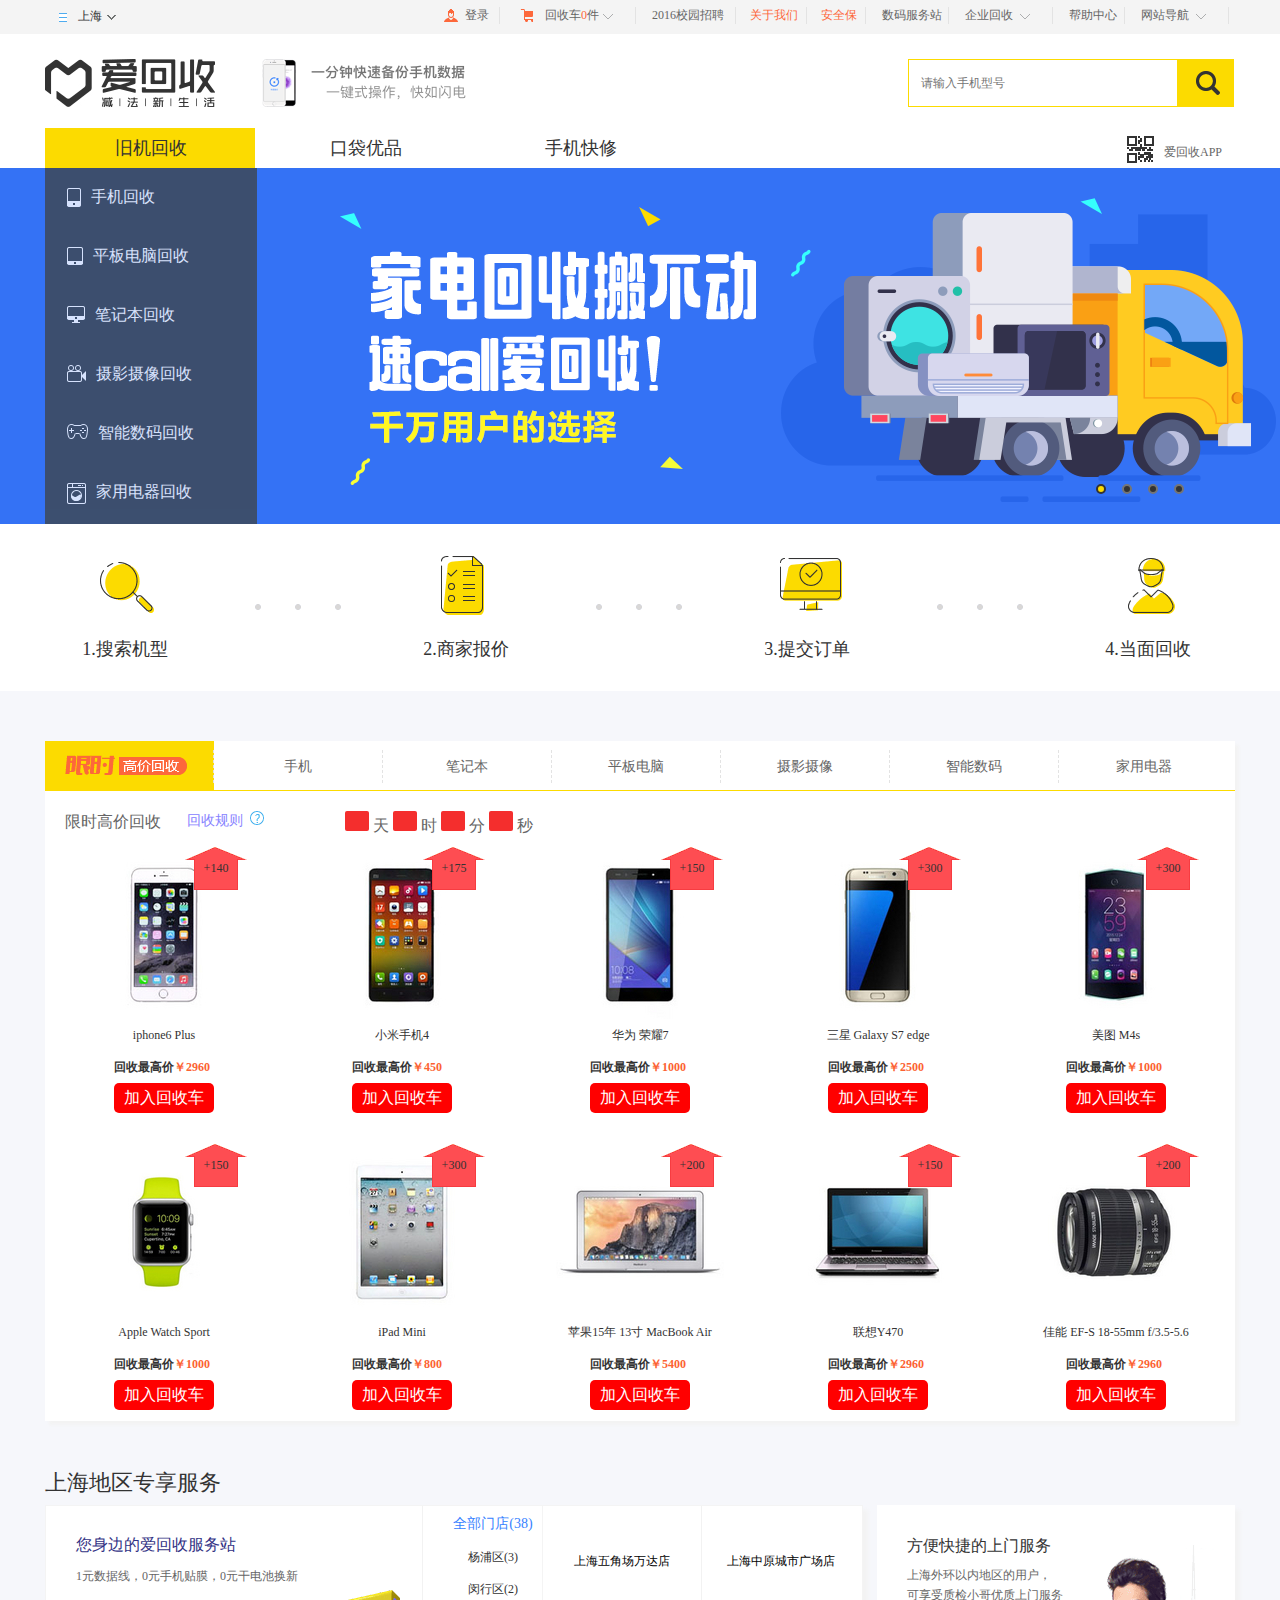
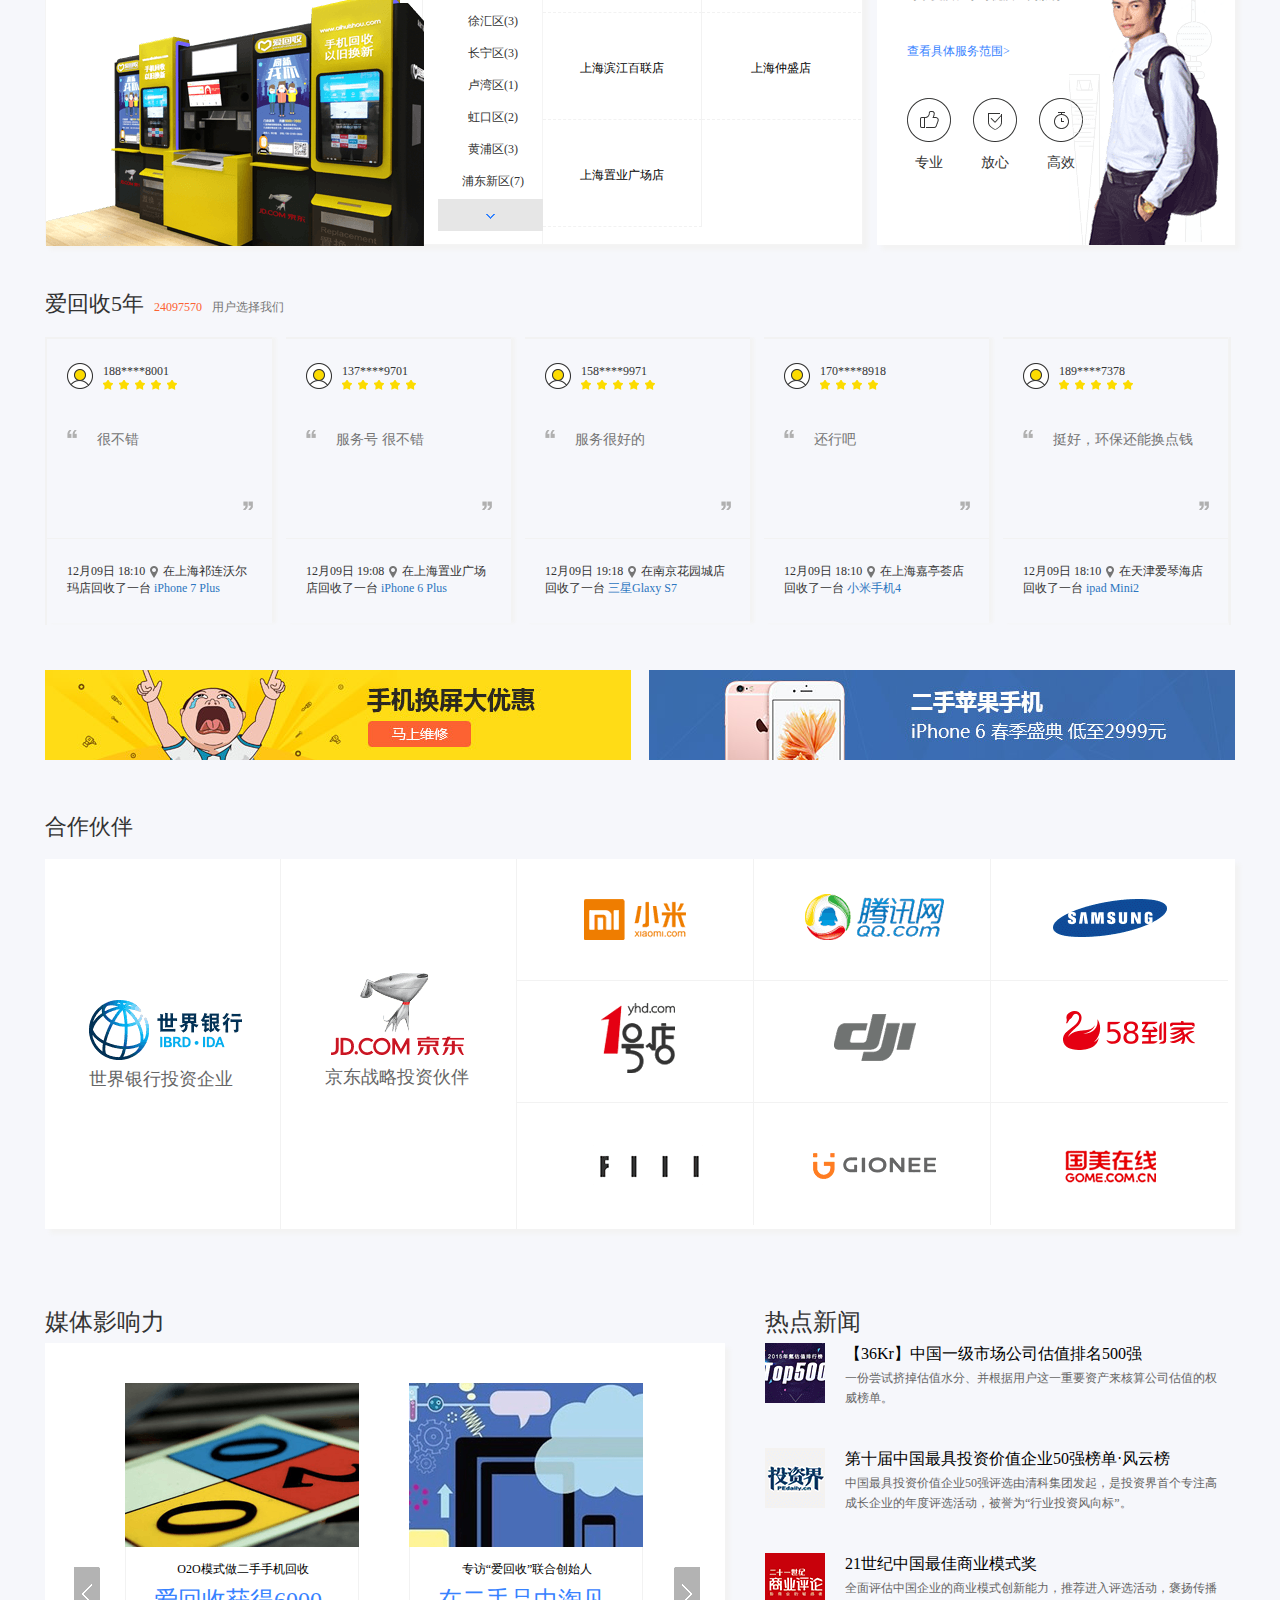
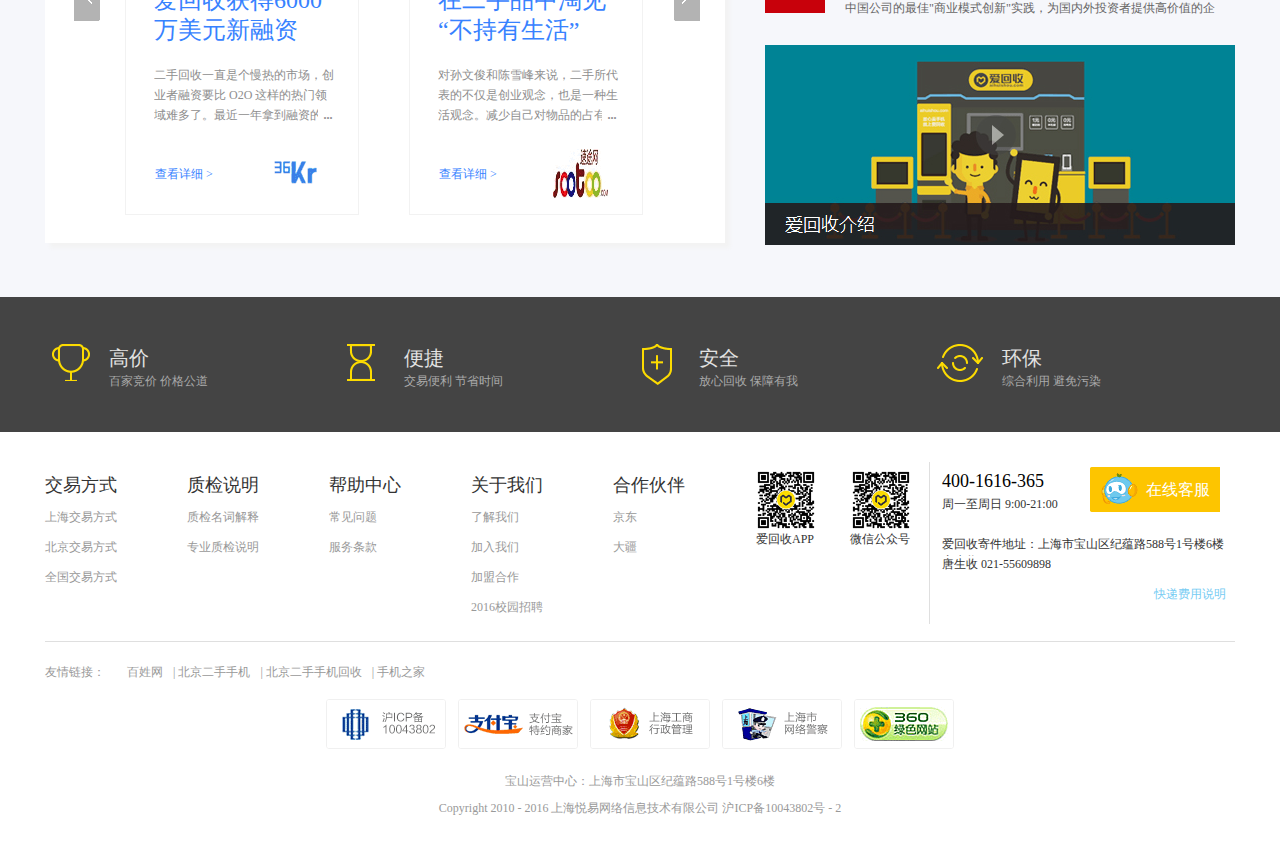
<file: jQueryProject/index.html>
<!DOCTYPE html>
<html>
	<head>
		<meta charset="utf-8" />
		<title>爱回收</title>
		<link rel="stylesheet" href="css/main.css" />
		<link rel="stylesheet" href="css/bootstrap.css" />
		<link rel="stylesheet" href="css/buttons.css" />
		<script src="js/perfect_startMove.js" type="text/javascript" charset="utf-8"></script>
		
		<script type="text/javascript" src="js/jquery-1.7.1.js" ></script>
		<script type="text/javascript" src="js/jquery.cookie.js" ></script>
		<script type="text/javascript" src="js/index.js" ></script>
		
	</head>
	<body>
		
		<div class="slide">
			<div id="top">
				<h1><a href="#"><img src="img/log-logo.jpg" alt="爱回收" /></a></h1>
				<a href="#">旧机回收</a>
				<a href="#">口袋优品</a>
				<a href="#">手机快修</a>
				<div class="search">
					<input type="text" placeholder="请输入手机型号" class="typeofphone" />
					<a href="#" class="asearch"></a>
				</div>
			</div>
		</div>
		
		<div class="top-nav">
			<div id="top-nav">
				<div id="hover">上海
					<div id="arrow"></div>
					<div id="address">
						<span class="hotcity">热门城市：</span>
						<ul class="city-list">
							<li><a href="#">上海</a></li>
							<li><a href="#">北京</a></li>
							<li><a href="#">成都</a></li>
							<li><a href="#">重庆</a></li>
							<li><a href="#">东莞</a></li>
							<li><a href="#">福州</a></li>
							<li><a href="#">佛山</a></li>
							<li><a href="#">广州</a></li>
							<li><a href="#">杭州</a></li>
							<li><a href="#">南京</a></li>
							<li><a href="#">宁波</a></li>
							<li><a href="#">深圳</a></li>
							<li><a href="#">苏州</a></li>
							<li><a href="#">天津</a></li>
							<li><a href="#">无锡</a></li>
							<li><a href="#">武汉</a></li>
						</ul>
						<ul class="word">
							<li class="is-select">A</li>
							<li >B</li>
							<li >C</li>
							<li >D</li>
							<li >E</li>
							<li >F</li>
							<li >G</li>
							<li >H</li>
							<li >J</li>
							<li >K</li>
							<li >L</li>
							<li >M</li>
							<li >N</li>
							<li >P</li>
							<li >Q</li>
							<li >R</li>
							<li >S</li>
							<li >T</li>
							<li >W</li>
							<li >X</li>
							<li >Y</li>
							<li >Z</li>
						</ul>
						<ul class="a-city">
							<li>鞍山</li>
							<li>安阳</li>
							<li>鞍山</li>
							<li>安阳</li>
							<li>鞍山</li>
							<li>阿泰尔地区</li>
							<li>鞍山</li>
							<li>安阳</li>
							<li>鞍山</li>
							<li>安阳</li>
							<li>鞍山</li>
							<li>安阳</li>							
						</ul>
					</div>
				</div>
				<ul class="nav-list">
					<li class="login"><a class="log_name" href="login.html"><i></i><span>登录</span></a></li>
					<li class="car"><a href="#"><i></i>回收车<span class="number" style="color: #fd683b;">0</span>件<b></b></a><div class="car-con">
						<div class="car-top">
						<ul class="car_con">
							<!--<li><div class="min_img"><img src="img/mi4.jpg"/></div><span class="phone_name">小米</span><span class="phone_price">100元</span></li>-->
						</ul>
						</div>
						<div class="joincar">
							<p class="car_p"><span >共<span class="number">0</span>件商品</span><br /><span class="price_all">0</span><span class="yuan">元</span></p>
							<div class="join_btn">去回收车结算</div>
						</div>
					</div></li>
					<li class="school"><a href="#">2016校园招聘</a></li>
					<li class="about" style="width: 71px; padding-left:14px;"><a style="color: #fd683b;" href="#">关于我们</a></li>
					<li class="secure" style="width: 59px; padding-left:14px;"><a style="color: #fd683b;" href="#">安全保</a></li>
					<li class="school" style="width: 83px;"><a href="#">数码服务站</a></li>
					<li class="company"><a href="#">企业回收<b></b></a></li>
					<li class="school" style="width: 72px;"><a href="#">帮助中心</a></li>
					<li class="company"><a href="#">网站导航<b></b></a></li>
				</ul>
			</div>
		</div>
		
		<div class="top-area">
			<div id="top-area">
				<div class="area-top">
					<div class="area-left">
						<h1 style="width: 170px; margin: 0;"><a href="#"><img src="img/log-logo.jpg" alt="爱回收,回收手机、平板、笔记本。" title="爱回收"/></a></h1>
						<div class="backup"></div>
					</div>
					<div class="search">
						<input type="text" placeholder="请输入手机型号" class="typeofphone" />
						<a href="#" class="asearch"></a>
					</div>
				</div>
				<div class="area-bottom">
					<ul class="area-bot-list">
						<li class="yellow"><a href="#">旧机回收</a></li>
						<li><a href="#">口袋优品</a></li>
						<li><a href="#">手机快修</a></li>
					</ul>
					<div class="two-wei">
						<i class="ma"></i>
						爱回收APP
					</div>
					<div id="nav">
						<ul>
							<li class="li1"><i class="i1"></i>手机回收<b></b></li>
							<li class="li2"><i class="i2"></i>平板电脑回收<b></b></li>
							<li class="li3"><i class="i3"></i>笔记本回收<b></b></li>
							<li class="li1"><i class="i4"></i>摄影摄像回收<b></b></li>
							<li class="li1"><i class="i5"></i>智能数码回收<b></b></li>
							<li class="li1"><i class="i6"></i>家用电器回收<b></b></li>
						</ul>
						
					</div>
					<div id="nav-list">
							
					</div>
				</div>
				
			</div>
		</div>
		
		<div class="banner">
			<div id="banner">
				<ul id="count">
					<li class="active"></li>
					<li></li>
					<li></li>
					<li></li>
				</ul>
				<ul id="pic">
					<li><a href="#" style="background: url(img/banner1.png) no-repeat center;"></a></li>
					<li><a href="#" style="background: url(img/banner2.png) no-repeat center;"></a></li>
					<li><a href="#" style="background: url(img/banner3.png) no-repeat center;"></a></li>
					<li><a href="#" style="background: url(img/banner4.png) no-repeat center;"></a></li>
					<li><a href="#" style="background: url(img/banner1.png) no-repeat center;"></a></li>
				</ul>
			</div>
		</div>
		
		<div class="stepall">
		<div class="step">
			<div class="steps" id="step1" style="margin-left: 30px;"><i></i>1.搜索机型</div>
			<div class="blabla"></div>
			<div class="steps" id="step2"><i></i>2.商家报价</div>
			<div class="blabla"></div>
			<div class="steps" id="step3"><i></i>3.提交订单</div>
			<div class="blabla"></div>
			<div class="steps" id="step4" style="margin-right: 0;"><i></i>4.当面回收</div>
		</div>
		</div>
		
		<div class="goods">
			<div class="goods-nav">
				<ul>
					<li id="high-price" class="phone-active"><a></a></li>
					<li><a>手机</a></li>
					<li><a>笔记本</a></li>
					<li><a>平板电脑</a></li>
					<li><a>摄影摄像</a></li>
					<li><a>智能数码</a></li>
					<li><a style="border: 0;">家用电器</a></li>
				</ul>
			</div>
			<div id="goods-head">
				<div id="goodhead-left">
					<p>限时高价回收</p>
					<span>回收规则<i></i>
						<div id="tra"></div>
						<div id="rules-pop">
							规则：
							<br>
							一、活动时间
							<br>
							2016年11月29日10时 – 2016年12月6日10时
							<br>
							二、活动范围
							<br>
							全国
							<br>
							三、活动内容
							<br>
							活动期间，用户至爱回收网下单，即享受回收专项价。
							<br>
							1. 询价属性的变更，会使价格增减，最终价格以实际属性为准。
							<br>
							2. 本活动最终解释权归爱回收网所有，客服电话：400-1616-365
							<br>
							四、询价属性规则
							<br>
							苹果询价属性：大陆国行，金色，64G，A1586，在保，外观及其他完好。                 
							<br>
							小米询价属性：32G，高配版双网通，外观及其他完好。                 
							<br>
							华为询价属性：双网通，32G，外观及其他完好。  
							<br>
							三星询价属性：N7100，外观及其他完好。
							<br>
							魅族询价属性：32G，外观及其他完好。
							<br>
							平板询价属性：大陆国行，16G，白色，WiFi，外观及其他完好。
							<br>
							相机询价属性：外观及其他完好。
							<br>
							笔记本询价属性：苹果 12年 13寸 MacBook Air，1.8GHz Intel Core i5，4GB，固态硬盘128GB，Intel HD 4000；
							<br>
							                      戴尔 XPS 13 9350 系列，Intel 酷睿 i7 6代，16GB，固态硬盘240GB-256GB，核芯/集成显卡。
							<br>
							智能数码询价属性：大陆国行，Apple Watch 1代，42毫米，运动型表带，外观及其他完好。
						</div>
					</span>
				</div>
				<div id="time">
					<span id="day"></span>
					天
					<span id="hour"></span>
					时
					<span id="min"></span>
					分
					<span id="sec"></span>
					秒
				</div>
			</div>
			<div id="good-box">
				<ul>
					
				</ul>
			</div>
		</div>
		
		<div class="addr">
			<h3 class="vipservice">上海地区专享服务</h3>
			<div class="service">
				<div class="service-left">
					<p>您身边的爱回收服务站</p>
					<span>1元数据线，0元手机贴膜，0元干电池换新</span>
					<img src="img/outlet.png" class="service-pic" />
				</div>
				<div class="service-addr">
					<span>全部门店(38)</span>
					<div id="registor-move">
						<div class="registor">杨浦区(3)</div>
						<div class="registor">闵行区(2)</div>
						<div class="registor">徐汇区(3)</div>
						<div class="registor">长宁区(3)</div>
						<div class="registor">卢湾区(1)</div>
						<div class="registor">虹口区(2)</div>
						<div class="registor">黄浦区(3)</div>
						<div class="registor">浦东新区(7)</div>
						<div class="registor">普陀区(4)</div>
						<div class="registor">宝山区(3)</div>
						<div class="registor">松江区(2)</div>
						<div class="registor">嘉定区(3)</div>
						<div class="registor">青浦区(1)</div>
						<div class="registor">奉贤区(3)</div>
					</div>
					<div class="move-up">
						<i></i>
					</div>
				</div>
				<div class="addr-detail">
					<div class="detail hasborder">
						<p class="store-name">上海五角场万达店</p>
						<p class="store-addr">淞沪路77号万达广场地下一层（ZARA旁）</p>
						<p class="store-num">021-61534152</p>
					</div>
					<div class="detail">
						<p class="store-name">上海中原城市广场店</p>
						<p class="store-addr">杨浦区国和路701号中原城市广场二号楼一楼</p>
						<p class="store-num">021-61534162</p>
					</div>
					<div class="detail hasborder">
						<p class="store-name">上海滨江百联店 </p>
						<p class="store-addr">上海市杨浦区平凉路1399号</p>
						<p class="store-num">021-60517541</p>
					</div>
					<div class="detail">
						<p class="store-name">上海仲盛店 </p>
						<p class="store-addr">都市路5001号地下一层</p>
						<p class="store-num">021-61524062</p>
					</div>
					<div class="detail hasborder">
						<p class="store-name">上海置业广场店 </p>
						<p class="store-addr"> 上海市闵行区东川路2092号</p>
						<p class="store-num">021-61520346</p>
					</div>
				</div>
			</div>
			<div class="roomservice">
				<span class="tip-title">方便快捷的上门服务</span>
				<span class="tips">上海外环以内地区的用户，</span>
				<span class="tips">可享受质检小哥优质上门服务</span>
				<span class="range">查看具体服务范围></span>
				<ul>
					<li class="profes">专业</li>
					<li class="noworry">放心</li>
					<li class="highspeed">高效</li>
				</ul>
				<i></i>
			</div>
		</div>
		
		<div class="usershare">
			<h3>爱回收5年<span>24097570</span><b>用户选择我们</b></h3>
			<div class="share-con">
				<div class="move-share">
					<ul class="share-list">
						<li>
							<div class="share-title">
								<div class="img"></div>
								<span class="share-num">188****8001</span>
								<i></i><i></i><i></i><i></i><i></i>
							</div>
							<div class="share-txt">
								<div class="front"></div>
								<span class="txt">很不错</span>
								<div class="back"></div>
							</div>
							<div class="share-bottom">
								<span class="share-time">12月09日 18:10</span>
								<span class="share-addr">在上海祁连沃尔玛店回收了一台
									<span class="share-name">iPhone 7 Plus</span>
								</span>
							</div>
						</li>
						<li>
							<div class="share-title">
								<div class="img"></div>
								<span class="share-num">137****9701</span>
								<i></i><i></i><i></i><i></i><i></i>
							</div>
							<div class="share-txt">
								<div class="front"></div>
								<span class="txt">服务号 很不错</span>
								<div class="back"></div>
							</div>
							<div class="share-bottom">
								<span class="share-time">12月09日 19:08</span>
								<span class="share-addr"> 在上海置业广场店回收了一台
									<span class="share-name">iPhone 6 Plus</span>
								</span>
							</div>
						</li>
						<li>
							<div class="share-title">
								<div class="img"></div>
								<span class="share-num">158****9971</span>
								<i></i><i></i><i></i><i></i><i></i>
							</div>
							<div class="share-txt">
								<div class="front"></div>
								<span class="txt">服务很好的</span>
								<div class="back"></div>
							</div>
							<div class="share-bottom">
								<span class="share-time">12月09日 19:18</span>
								<span class="share-addr"> 在南京花园城店回收了一台
									<span class="share-name">三星Glaxy S7</span>
								</span>
							</div>
						</li>
						<li>
							<div class="share-title">
								<div class="img"></div>
								<span class="share-num">170****8918</span>
								<i></i><i></i><i></i><i></i>
							</div>
							<div class="share-txt">
								<div class="front"></div>
								<span class="txt">还行吧</span>
								<div class="back"></div>
							</div>
							<div class="share-bottom">
								<span class="share-time">12月09日 18:10</span>
								<span class="share-addr"> 在上海嘉亭荟店回收了一台
									<span class="share-name">小米手机4</span>
								</span>
							</div>
						</li>
						<li style="margin: 0;">
							<div class="share-title">
								<div class="img"></div>
								<span class="share-num">189****7378</span>
								<i></i><i></i><i></i><i></i><i></i>
							</div>
							<div class="share-txt">
								<div class="front"></div>
								<span class="txt">挺好，环保还能换点钱</span>
								<div class="back"></div>
							</div>
							<div class="share-bottom">
								<span class="share-time">12月09日 18:10</span>
								<span class="share-addr"> 在天津爱琴海店回收了一台
									<span class="share-name">ipad Mini2</span>
								</span>
							</div>
						</li>
					</ul>
					<ul class="share-list">
						<li>
							<div class="share-title">
								<div class="img"></div>
								<span class="share-num">188****9001</span>
								<i></i><i></i><i></i><i></i><i></i>
							</div>
							<div class="share-txt">
								<div class="front"></div>
								<span class="txt">很不错，挺好</span>
								<div class="back"></div>
							</div>
							<div class="share-bottom">
								<span class="share-time">12月09日 19:20</span>
								<span class="share-addr">在上海祁连沃尔玛店回收了一台
									<span class="share-name">iPhone 7 Plus</span>
								</span>
							</div>
						</li>
						<li>
							<div class="share-title">
								<div class="img"></div>
								<span class="share-num">138****9001</span>
								<i></i><i></i><i></i><i></i><i></i>
							</div>
							<div class="share-txt">
								<div class="front"></div>
								<span class="txt">服务号 很不错 值得推荐</span>
								<div class="back"></div>
							</div>
							<div class="share-bottom">
								<span class="share-time">12月10日 19:08</span>
								<span class="share-addr"> 在上海置业广场店回收了一台
									<span class="share-name">iPhone 7 Plus</span>
								</span>
							</div>
						</li>
						<li>
							<div class="share-title">
								<div class="img"></div>
								<span class="share-num">159****9971</span>
								<i></i><i></i><i></i><i></i><i></i>
							</div>
							<div class="share-txt">
								<div class="front"></div>
								<span class="txt">真心推荐，一直使用这家服务，很值</span>
								<div class="back"></div>
							</div>
							<div class="share-bottom">
								<span class="share-time">12月09日 19:18</span>
								<span class="share-addr"> 在南京花园城店回收了一台
									<span class="share-name">苹果 MacBook</span>
								</span>
							</div>
						</li>
						<li>
							<div class="share-title">
								<div class="img"></div>
								<span class="share-num">159****7668</span>
								<i></i><i></i><i></i><i></i>
							</div>
							<div class="share-txt">
								<div class="front"></div>
								<span class="txt">可以的，不错</span>
								<div class="back"></div>
							</div>
							<div class="share-bottom">
								<span class="share-time">12月09日 18:10</span>
								<span class="share-addr"> 在上海嘉亭荟店回收了一台
									<span class="share-name">未知品牌手机</span>
								</span>
							</div>
						</li>
						<li style="margin: 0;">
							<div class="share-title">
								<div class="img"></div>
								<span class="share-num">138****7888</span>
								<i></i><i></i><i></i><i></i><i></i>
							</div>
							<div class="share-txt">
								<div class="front"></div>
								<span class="txt">很给力的一次手机回收体验，上门小哥帅气</span>
								<div class="back"></div>
							</div>
							<div class="share-bottom">
								<span class="share-time">12月09日 18:10</span>
								<span class="share-addr"> 在天津爱琴海店回收了一台
									<span class="share-name">iPhone 5s</span>
								</span>
							</div>
						</li>
					</ul>
					<ul class="share-list">
					<li>
						<div class="share-title">
							<div class="img"></div>
							<span class="share-num">188****8001</span>
							<i></i><i></i><i></i><i></i><i></i>
						</div>
						<div class="share-txt">
							<div class="front"></div>
							<span class="txt">很不错</span>
							<div class="back"></div>
						</div>
						<div class="share-bottom">
							<span class="share-time">12月09日 18:10</span>
							<span class="share-addr">在上海祁连沃尔玛店回收了一台
								<span class="share-name">iPhone 7 Plus</span>
							</span>
						</div>
					</li>
					<li>
						<div class="share-title">
							<div class="img"></div>
							<span class="share-num">137****9701</span>
							<i></i><i></i><i></i><i></i><i></i>
						</div>
						<div class="share-txt">
							<div class="front"></div>
							<span class="txt">服务号 很不错</span>
							<div class="back"></div>
						</div>
						<div class="share-bottom">
							<span class="share-time">12月09日 19:08</span>
							<span class="share-addr"> 在上海置业广场店回收了一台
								<span class="share-name">iPhone 6 Plus</span>
							</span>
						</div>
					</li>
					<li>
						<div class="share-title">
							<div class="img"></div>
							<span class="share-num">158****9971</span>
							<i></i><i></i><i></i><i></i><i></i>
						</div>
						<div class="share-txt">
							<div class="front"></div>
							<span class="txt">服务很好的</span>
							<div class="back"></div>
						</div>
						<div class="share-bottom">
							<span class="share-time">12月09日 19:18</span>
							<span class="share-addr"> 在南京花园城店回收了一台
								<span class="share-name">三星Glaxy S7</span>
							</span>
						</div>
					</li>
					<li>
						<div class="share-title">
							<div class="img"></div>
							<span class="share-num">170****8918</span>
							<i></i><i></i><i></i><i></i>
						</div>
						<div class="share-txt">
							<div class="front"></div>
							<span class="txt">还行吧</span>
							<div class="back"></div>
						</div>
						<div class="share-bottom">
							<span class="share-time">12月09日 18:10</span>
							<span class="share-addr"> 在上海嘉亭荟店回收了一台
								<span class="share-name">小米手机4</span>
							</span>
						</div>
					</li>
					<li style="margin: 0;">
						<div class="share-title">
							<div class="img"></div>
							<span class="share-num">189****7378</span>
							<i></i><i></i><i></i><i></i><i></i>
						</div>
						<div class="share-txt">
							<div class="front"></div>
							<span class="txt">挺好，环保还能换点钱</span>
							<div class="back"></div>
						</div>
						<div class="share-bottom">
							<span class="share-time">12月09日 18:10</span>
							<span class="share-addr"> 在天津爱琴海店回收了一台
								<span class="share-name">ipad Mini2</span>
							</span>
						</div>
					</li>
				</ul>
					<ul class="share-list">
					<li>
						<div class="share-title">
							<div class="img"></div>
							<span class="share-num">188****8001</span>
							<i></i><i></i><i></i><i></i><i></i>
						</div>
						<div class="share-txt">
							<div class="front"></div>
							<span class="txt">很不错</span>
							<div class="back"></div>
						</div>
						<div class="share-bottom">
							<span class="share-time">12月09日 18:10</span>
							<span class="share-addr">在上海祁连沃尔玛店回收了一台
								<span class="share-name">iPhone 7 Plus</span>
							</span>
						</div>
					</li>
					<li>
						<div class="share-title">
							<div class="img"></div>
							<span class="share-num">137****9701</span>
							<i></i><i></i><i></i><i></i><i></i>
						</div>
						<div class="share-txt">
							<div class="front"></div>
							<span class="txt">服务号 很不错</span>
							<div class="back"></div>
						</div>
						<div class="share-bottom">
							<span class="share-time">12月09日 19:08</span>
							<span class="share-addr"> 在上海置业广场店回收了一台
								<span class="share-name">iPhone 6 Plus</span>
							</span>
						</div>
					</li>
					<li>
						<div class="share-title">
							<div class="img"></div>
							<span class="share-num">158****9971</span>
							<i></i><i></i><i></i><i></i><i></i>
						</div>
						<div class="share-txt">
							<div class="front"></div>
							<span class="txt">服务很好的</span>
							<div class="back"></div>
						</div>
						<div class="share-bottom">
							<span class="share-time">12月09日 19:18</span>
							<span class="share-addr"> 在南京花园城店回收了一台
								<span class="share-name">三星Glaxy S7</span>
							</span>
						</div>
					</li>
					<li>
						<div class="share-title">
							<div class="img"></div>
							<span class="share-num">170****8918</span>
							<i></i><i></i><i></i><i></i>
						</div>
						<div class="share-txt">
							<div class="front"></div>
							<span class="txt">还行吧</span>
							<div class="back"></div>
						</div>
						<div class="share-bottom">
							<span class="share-time">12月09日 18:10</span>
							<span class="share-addr"> 在上海嘉亭荟店回收了一台
								<span class="share-name">小米手机4</span>
							</span>
						</div>
					</li>
					<li style="margin: 0;">
						<div class="share-title">
							<div class="img"></div>
							<span class="share-num">189****7378</span>
							<i></i><i></i><i></i><i></i><i></i>
						</div>
						<div class="share-txt">
							<div class="front"></div>
							<span class="txt">挺好，环保还能换点钱</span>
							<div class="back"></div>
						</div>
						<div class="share-bottom">
							<span class="share-time">12月09日 18:10</span>
							<span class="share-addr"> 在天津爱琴海店回收了一台
								<span class="share-name">ipad Mini2</span>
							</span>
						</div>
					</li>
				</ul>
					<ul class="share-list">
					<li>
						<div class="share-title">
							<div class="img"></div>
							<span class="share-num">188****8001</span>
							<i></i><i></i><i></i><i></i><i></i>
						</div>
						<div class="share-txt">
							<div class="front"></div>
							<span class="txt">很不错</span>
							<div class="back"></div>
						</div>
						<div class="share-bottom">
							<span class="share-time">12月09日 18:10</span>
							<span class="share-addr">在上海祁连沃尔玛店回收了一台
								<span class="share-name">iPhone 7 Plus</span>
							</span>
						</div>
					</li>
					<li>
						<div class="share-title">
							<div class="img"></div>
							<span class="share-num">137****9701</span>
							<i></i><i></i><i></i><i></i><i></i>
						</div>
						<div class="share-txt">
							<div class="front"></div>
							<span class="txt">服务号 很不错</span>
							<div class="back"></div>
						</div>
						<div class="share-bottom">
							<span class="share-time">12月09日 19:08</span>
							<span class="share-addr"> 在上海置业广场店回收了一台
								<span class="share-name">iPhone 6 Plus</span>
							</span>
						</div>
					</li>
					<li>
						<div class="share-title">
							<div class="img"></div>
							<span class="share-num">158****9971</span>
							<i></i><i></i><i></i><i></i><i></i>
						</div>
						<div class="share-txt">
							<div class="front"></div>
							<span class="txt">服务很好的</span>
							<div class="back"></div>
						</div>
						<div class="share-bottom">
							<span class="share-time">12月09日 19:18</span>
							<span class="share-addr"> 在南京花园城店回收了一台
								<span class="share-name">三星Glaxy S7</span>
							</span>
						</div>
					</li>
					<li>
						<div class="share-title">
							<div class="img"></div>
							<span class="share-num">170****8918</span>
							<i></i><i></i><i></i><i></i>
						</div>
						<div class="share-txt">
							<div class="front"></div>
							<span class="txt">还行吧</span>
							<div class="back"></div>
						</div>
						<div class="share-bottom">
							<span class="share-time">12月09日 18:10</span>
							<span class="share-addr"> 在上海嘉亭荟店回收了一台
								<span class="share-name">小米手机4</span>
							</span>
						</div>
					</li>
					<li style="margin: 0;">
						<div class="share-title">
							<div class="img"></div>
							<span class="share-num">189****7378</span>
							<i></i><i></i><i></i><i></i><i></i>
						</div>
						<div class="share-txt">
							<div class="front"></div>
							<span class="txt">挺好，环保还能换点钱</span>
							<div class="back"></div>
						</div>
						<div class="share-bottom">
							<span class="share-time">12月09日 18:10</span>
							<span class="share-addr"> 在天津爱琴海店回收了一台
								<span class="share-name">ipad Mini2</span>
							</span>
						</div>
					</li>
				</ul>
				</div>
				<div class="share-left-btn"></div>
				<div class="share-right-btn"></div>
			</div>
			
		</div>
		
		<div class="fix">
			<a href="#" style="margin-right: 18px;"><img src="img/aiweixiu.jpg" alt="" title="爱维修" /></a>
			<a href="#"><img src="img/aes.jpg" alt="" title="爱回收" /></a>
		</div>
		
		<div class="partner">
			<h3>合作伙伴</h3>
			<div class="parter-name">
				<div class="ibrd"><i></i><p>世界银行投资企业</p></div>
				<div class="jd"><i></i><p>京东战略投资伙伴</p></div>
				<ul class="pars">
					<li><i style="display: block; margin: 40px 0 0 67px; width: 102px; height: 41px; background: url(img/icon_index.png) no-repeat -259px -469px;"></i></li>
					<li><i style="display: block; margin: 35px 0 0 51px; width: 139px; height: 46px; background: url(img/icon_index.png) no-repeat -32px -467px;"></i></li>
					<li style="border-right: 0;"><i style="display: block; margin: 40px 0 0 62px; width: 114px; height: 38px; background: url(img/icon_index.png) no-repeat -419px -297px;"></i></li>
					<li><i style="display: block; margin: 22px 0 0 84px; width: 74px; height: 70px; background: url(img/icon_index.png) no-repeat -435px -367px; cursor: pointer;"></i></li>
					<li><i style="display: block; margin: 33px 0 0 80px; width: 82px; height: 47px; background: url(img/icon_index.png) no-repeat -438px -463px;"></i></li>
					<li style="border-right: 0;"><i style="display: block; margin: 30px 0 0 72px; width: 132px; height: 39px; background: url(img/icon_index.png) no-repeat -35px -543px;"></i></li>
					<li style="border-bottom: 0;"><i style="display: block; margin: 42px 0 0 76px; width: 110px; height: 40px; background: url(img/icon_index.png) no-repeat -283px -385px;"></i></li>
					<li style="border-bottom: 0;"><i style="display: block; margin: 44px 0 0 48px; width: 142px; height: 37px; background: url(img/icon_index.png) no-repeat -406px -527px;"></i></li>
					<li style="border-right: 0; border-bottom: 0;"><i style="display: block; margin: 47px 0 0 74px; width: 91px; height: 33px; background: url(img/icon_index.png) no-repeat -465px -809px;"></i></li>
				</ul>
			</div>
		</div>
		
		<div id="madie">
		<div class="media">
			<div class="media-head">
				<h3 class="influence-title">媒体影响力</h3>
				<h3 class="news-title">热点新闻</h3>
			</div>
			<div class="media-left">
				<div id="move-media">
					<div id="left_right">
						
					</div>
					
				</div>
				<b class="bleft"></b>
				<b class="bright"></b>
			</div>
			<div class="media-right" style="padding: 0;">
				<dl class="right_news">
					<dt class="top500"></dt>
					<dd>
						<p>【36Kr】中国一级市场公司估值排名500强</p>
						<span>一份尝试挤掉估值水分、并根据用户这一重要资产来核算公司估值的权威榜单。</span>
					</dd>
				</dl>
				<dl class="right_news">
					<dt class="touzi"></dt>
					<dd>
						<p>第十届中国最具投资价值企业50强榜单·风云榜</p>
						<span>中国最具投资价值企业50强评选由清科集团发起，是投资界首个专注高成长企业的年度评选活动，被誉为“行业投资风向标”。</span>
					</dd>
				</dl>
				<dl class="right_news" style="margin-bottom: 32px;">
					<dt class="centery21"></dt>
					<dd>
						<p>21世纪中国最佳商业模式奖</p>
						<span>全面评估中国企业的商业模式创新能力，推荐进入评选活动，褒扬传播中国公司的最佳"商业模式创新"实践，为国内外投资者提供高价值的企业投资指引。</span>
					</dd>
				</dl>
				<div class="introduce"></div>
			</div>
		</div>
		</div>
		
		<div class="footer">
			<div class="beni">
				<div id="beni">
					<div class="price">
						<i></i>
						<p>高价</p>
						<span>百家竞价 价格公道</span>
					</div>
					<div class="price">
						<i class="fast"></i>
						<p>便捷</p>
						<span>交易便利 节省时间</span>
					</div>
					<div class="price">
						<i class="safe"></i>
						<p>安全</p>
						<span>放心回收 保障有我</span>
					</div>
					<div class="price">
						<i class="inv"></i>
						<p>环保</p>
						<span>综合利用 避免污染</span>
					</div>
				</div>
				<div class="otherlinks">
					<div class="links_left">
						<ul>
							<li class="firstli">交易方式</li>
							<li><a href="#">上海交易方式</a></li>
							<li><a href="#">北京交易方式</a></li>
							<li><a href="#">全国交易方式</a></li>
						</ul>
						<ul>
							<li class="firstli">质检说明</li>
							<li><a href="#">质检名词解释</a></li>
							<li><a href="#">专业质检说明</a></li>
						</ul>
						<ul>
							<li class="firstli">帮助中心</li>
							<li><a href="#">常见问题</a></li>
							<li><a href="#">服务条款</a></li>
						</ul>
						<ul>
							<li class="firstli">关于我们</li>
							<li><a href="#">了解我们</a></li>
							<li><a href="#">加入我们</a></li>
							<li><a href="#">加盟合作</a></li>
							<li><a href="#">2016校园招聘</a></li>
						</ul>
						<ul>
							<li class="firstli">合作伙伴</li>
							<li><a href="#">京东</a></li>
							<li><a href="#">大疆</a></li>
						</ul>
						<div class="app"><i></i>爱回收APP</div>
						<div class="weixin"><i></i>微信公众号</div>
					</div>
					<div class="links_right">
						<div class="phone_num">
							<p>400-1616-365</p>
							<span>周一至周日 9:00-21:00</span>
						</div>
						<div class="serve">在线客服</div>
						<p class="p1">爱回收寄件地址：上海市宝山区纪蕴路588号1号楼6楼 唐生收</p>
						<p class="p1">唐生收 021-55609898</p>
						<a class="sendprice" href="#">快递费用说明</a>
					</div>
				</div>
				<div class="friendlinks">
					<div class="frlink">
						<span>友情链接：</span>
						<a href="#">百姓网</a>|
						<a href="#">北京二手手机</a>|
						<a href="#">北京二手手机回收</a>|
						<a href="#">手机之家</a>
					</div>
					<div class="com">
						<div class="icp"></div>
						<div class="zhifubao"></div>
						<div class="gongshang"></div>
						<div class="cop"></div>
						<div class="green"></div>
					</div>
					<p class="baoshan">宝山运营中心：上海市宝山区纪蕴路588号1号楼6楼 </p>
					<p class="copy">Copyright 2010 - 2016 上海悦易网络信息技术有限公司     沪ICP备10043802号 - 2</p>
				</div>
			</div>
		</div>
	</body>
</html>
<script>
	$(function(){
		if($.cookie("goods")){
			var num = eval($.cookie("goods")).length
			$(".number").html(num);
		}
		
		
		if($.cookie("phone1")){
			var str1 = $.cookie("phone1").substr(0, 3);
			var str2 = $.cookie("phone1").substr(7, 4);
			var newStr1 = str1 + "****" +str2;
			$(".log_name").find("span").text(newStr1).css("color", "#fd683b");
			$(".log_name").attr("href", "#");
		}
		if($.cookie("phone2")){
			var str3 = $.cookie("phone2").substr(0, 3);
			var str4 = $.cookie("phone2").substr(7, 4);
			var newStr2 = str3 + "****" +str4;
			$(".log_name").find("span").text(newStr2).css("color", "#fd683b");
			$(".log_name").attr("href", "#");
		}
//		alert($.cookie("phone2").substr(7, 4))
		$(window).scroll(function(){
			if($(document).scrollTop()>=80){
				$(".slide").slideDown(100);
			}else{
				$(".slide").slideUp(100);
			}
		})
		
		
	
		
		
	})
	
		function downTime(){
			var endDate = new Date('2016/12/18 00:00:00');
			var nowDate = new Date();
			var t = endDate.getTime() - nowDate.getTime();
			var d = 0;
			var h = 0;
			var m = 0;
			var s = 0;
			if(t>=0){
				d=Math.floor(t/1000/60/60/24);
	      		h=Math.floor(t/1000/60/60%24);
	      		m=Math.floor(t/1000/60%60);
	     		s=Math.floor(t/1000%60);
			}
			document.getElementById("day").innerHTML = "0" + d;
			if(h<10){
				document.getElementById("hour").innerHTML = "0" + h;
			}else{
				document.getElementById("hour").innerHTML = h;
			}
			if(m<10){
				document.getElementById("min").innerHTML = "0" + m;
			}else{
				document.getElementById("min").innerHTML = m;
			}
			if(s<10){
				document.getElementById("sec").innerHTML = "0" + s;
			}else{
				document.getElementById("sec").innerHTML = s;
			}
		}
		setInterval(downTime, 1000);

	
</script>
</file>
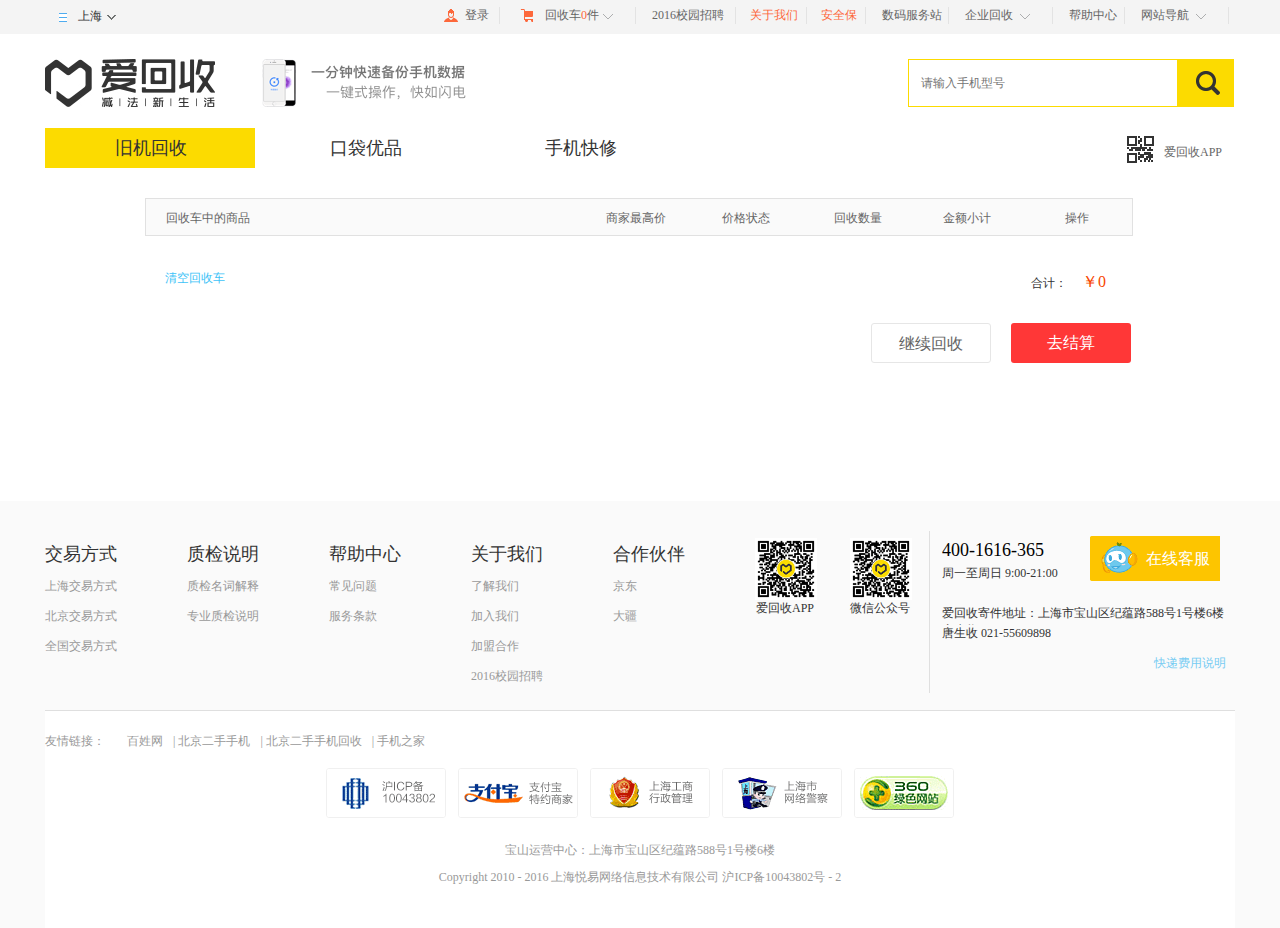
<file: jQueryProject/car.html>
<!DOCTYPE html>
<html>
	<head>
		<meta charset="UTF-8">
		<title>购物车</title>
		<link rel="stylesheet" href="css/main.css" />
		<link rel="stylesheet" href="css/bootstrap.css" />
		<link rel="stylesheet" href="css/buttons.css" />
		<script type="text/javascript" src="js/jquery-1.7.1.js" ></script>
		<script type="text/javascript" src="js/jquery.cookie.js" ></script>
		<script type="text/javascript" src="js/index.js" ></script>
		<script>
			$(function(){
				if($.cookie("goods")){
					var num1 = eval($.cookie("goods")).length
					$(".number1").html(num1);
				}
//				$(".clear_car").click(function(){
//					$(".goods_detail").hide();
//					$(".pay_all").html("￥0");
//					$.cookie("goods", "");
//				})
				
				if($.cookie("phone1")){
					var str1 = $.cookie("phone1").substr(0, 3);
					var str2 = $.cookie("phone1").substr(7, 4);
					var newStr1 = str1 + "****" +str2;
					$(".log_name").find("span").text(newStr1).css("color", "#fd683b");
					
				}
				if($.cookie("phone2")){
					var str3 = $.cookie("phone2").substr(0, 3);
					var str4 = $.cookie("phone2").substr(7, 4);
					var newStr2 = str3 + "****" +str4;
					$(".log_name").find("span").text(newStr2).css("color", "#fd683b");
					
				}
			})
		</script>
	</head>
	<body style="background: #fff;">
		<div class="top-nav">
			<div id="top-nav">
				<div id="hover">上海
					<div id="arrow"></div>
					<div id="address">
						<span class="hotcity">热门城市：</span>
						<ul class="city-list">
							<li><a href="#">上海</a></li>
							<li><a href="#">北京</a></li>
							<li><a href="#">成都</a></li>
							<li><a href="#">重庆</a></li>
							<li><a href="#">东莞</a></li>
							<li><a href="#">福州</a></li>
							<li><a href="#">佛山</a></li>
							<li><a href="#">广州</a></li>
							<li><a href="#">杭州</a></li>
							<li><a href="#">南京</a></li>
							<li><a href="#">宁波</a></li>
							<li><a href="#">深圳</a></li>
							<li><a href="#">苏州</a></li>
							<li><a href="#">天津</a></li>
							<li><a href="#">无锡</a></li>
							<li><a href="#">武汉</a></li>
						</ul>
						<ul class="word">
							<li class="is-select">A</li>
							<li >B</li>
							<li >C</li>
							<li >D</li>
							<li >E</li>
							<li >F</li>
							<li >G</li>
							<li >H</li>
							<li >J</li>
							<li >K</li>
							<li >L</li>
							<li >M</li>
							<li >N</li>
							<li >P</li>
							<li >Q</li>
							<li >R</li>
							<li >S</li>
							<li >T</li>
							<li >W</li>
							<li >X</li>
							<li >Y</li>
							<li >Z</li>
						</ul>
						<ul class="a-city">
							<li>鞍山</li>
							<li>安阳</li>
							<li>鞍山</li>
							<li>安阳</li>
							<li>鞍山</li>
							<li>阿泰尔地区</li>
							<li>鞍山</li>
							<li>安阳</li>
							<li>鞍山</li>
							<li>安阳</li>
							<li>鞍山</li>
							<li>安阳</li>							
						</ul>
					</div>
				</div>
				<ul class="nav-list">
					<li class="login"><a class="log_name" href="#"><i></i><span>登录</span></a></li>
					<li class="car"><a href="#"><i></i>回收车<span class="number1" style="color: #fd683b;">0</span>件<b></b></a><div class="car-con">
						<div class="car-top">
						<ul class="car_con">
							<!--<li><div class="min_img"><img src="img/mi4.jpg"/></div><span class="phone_name">小米</span><span class="phone_price">100元</span></li>-->
						</ul>
						</div>
						<div class="joincar">
							<p class="car_p"><span >共<span class="number1">0</span>件商品</span><br /><span class="price_all">0</span><span class="yuan">元</span></p>
							<div class="join_btn">去回收车结算</div>
						</div>
					</div></li>
					<li class="school"><a href="#">2016校园招聘</a></li>
					<li class="about" style="width: 71px; padding-left:14px;"><a style="color: #fd683b;" href="#">关于我们</a></li>
					<li class="secure" style="width: 59px; padding-left:14px;"><a style="color: #fd683b;" href="#">安全保</a></li>
					<li class="school" style="width: 83px;"><a href="#">数码服务站</a></li>
					<li class="company"><a href="#">企业回收<b></b></a></li>
					<li class="school" style="width: 72px;"><a href="#">帮助中心</a></li>
					<li class="company"><a href="#">网站导航<b></b></a></li>
				</ul>
			</div>
		</div>
		
		<div class="top-area">
			<div id="top-area">
				<div class="area-top">
					<div class="area-left">
						<h1 style="width: 170px; margin: 0;"><a href="#"><img src="img/log-logo.jpg" alt="爱回收,回收手机、平板、笔记本。" title="爱回收"/></a></h1>
						<div class="backup"></div>
					</div>
					<div class="search">
						<input type="text" placeholder="请输入手机型号" class="typeofphone" />
						<a href="#" class="asearch"></a>
					</div>
				</div>
				<div class="area-bottom">
					<ul class="area-bot-list">
						<li class="yellow"><a href="#">旧机回收</a></li>
						<li><a href="#">口袋优品</a></li>
						<li><a href="#">手机快修</a></li>
					</ul>
					<div class="two-wei">
						<i class="ma"></i>
						爱回收APP
					</div>
					
				</div>
				
			</div>
		</div>
		
		<div class="car-nei">
			<div class="goods_incar">
				<div class="incar1">回收车中的商品</div>
				<div class="moreprice">商家最高价</div>
				<div class="price_tai">价格状态</div>
				<div class="reuse_num">回收数量</div>
				<div class="money_count">金额小计</div>
				<div class="play">操作</div>
			</div>
			<ul class="goods_detail">
				<!--<li><div class="detail_img"><img src="img/galaxys7.jpg"/></div><p class="detail_name">小米4</p><span class="detail_price">￥100</span><div class="has_xiao">价格有效</div><div class="detail_num">1</div><b class="detail_money">￥100</b><div class="cao"><a>删除</a><br/><a>重新询价</a></div></li>-->
			</ul>
			<div class="clear_car">清空回收车</div>
			<div class="pay">
				<p>合计：<span class="pay_all">￥0</span></p>
				<div class="go_on">继续回收</div>
				<div class="go_pay">去结算</div>
			</div>
		</div>
		
		<div style="width: 100%; background: #fafafa;">
		<div class="otherlinks" style="background: #fafafa;">
					<div class="links_left">
						<ul>
							<li class="firstli">交易方式</li>
							<li><a href="#">上海交易方式</a></li>
							<li><a href="#">北京交易方式</a></li>
							<li><a href="#">全国交易方式</a></li>
						</ul>
						<ul>
							<li class="firstli">质检说明</li>
							<li><a href="#">质检名词解释</a></li>
							<li><a href="#">专业质检说明</a></li>
						</ul>
						<ul>
							<li class="firstli">帮助中心</li>
							<li><a href="#">常见问题</a></li>
							<li><a href="#">服务条款</a></li>
						</ul>
						<ul>
							<li class="firstli">关于我们</li>
							<li><a href="#">了解我们</a></li>
							<li><a href="#">加入我们</a></li>
							<li><a href="#">加盟合作</a></li>
							<li><a href="#">2016校园招聘</a></li>
						</ul>
						<ul>
							<li class="firstli">合作伙伴</li>
							<li><a href="#">京东</a></li>
							<li><a href="#">大疆</a></li>
						</ul>
						<div class="app"><i></i>爱回收APP</div>
						<div class="weixin"><i></i>微信公众号</div>
					</div>
					<div class="links_right">
						<div class="phone_num">
							<p>400-1616-365</p>
							<span>周一至周日 9:00-21:00</span>
						</div>
						<div class="serve">在线客服</div>
						<p class="p1">爱回收寄件地址：上海市宝山区纪蕴路588号1号楼6楼 唐生收</p>
						<p class="p1">唐生收 021-55609898</p>
						<a class="sendprice" href="#">快递费用说明</a>
					</div>
				</div>
				<div class="friendlinks">
					<div class="frlink">
						<span>友情链接：</span>
						<a href="#">百姓网</a>|
						<a href="#">北京二手手机</a>|
						<a href="#">北京二手手机回收</a>|
						<a href="#">手机之家</a>
					</div>
					<div class="com">
						<div class="icp"></div>
						<div class="zhifubao"></div>
						<div class="gongshang"></div>
						<div class="cop"></div>
						<div class="green"></div>
					</div>
					<p class="baoshan">宝山运营中心：上海市宝山区纪蕴路588号1号楼6楼 </p>
					<p class="copy">Copyright 2010 - 2016 上海悦易网络信息技术有限公司     沪ICP备10043802号 - 2</p>
				</div>
				</div>
	</body>
</html>
</file>
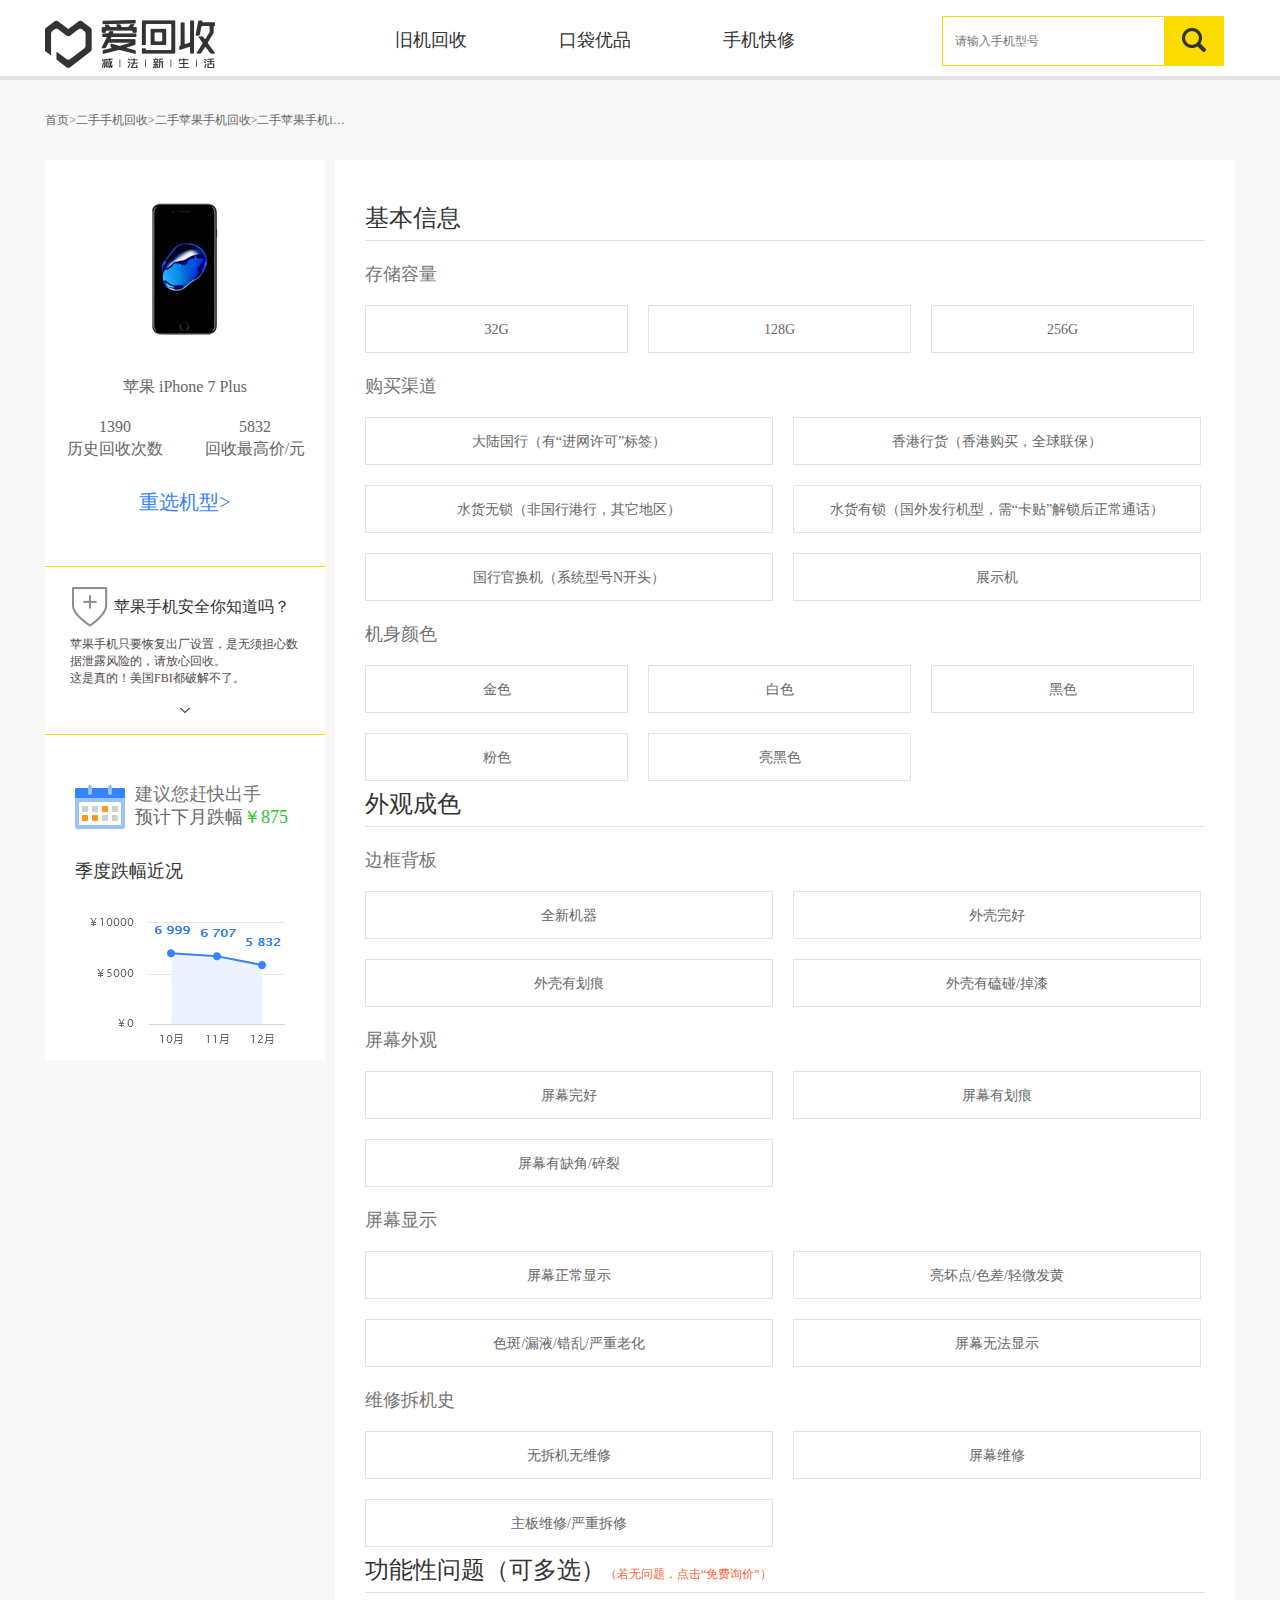
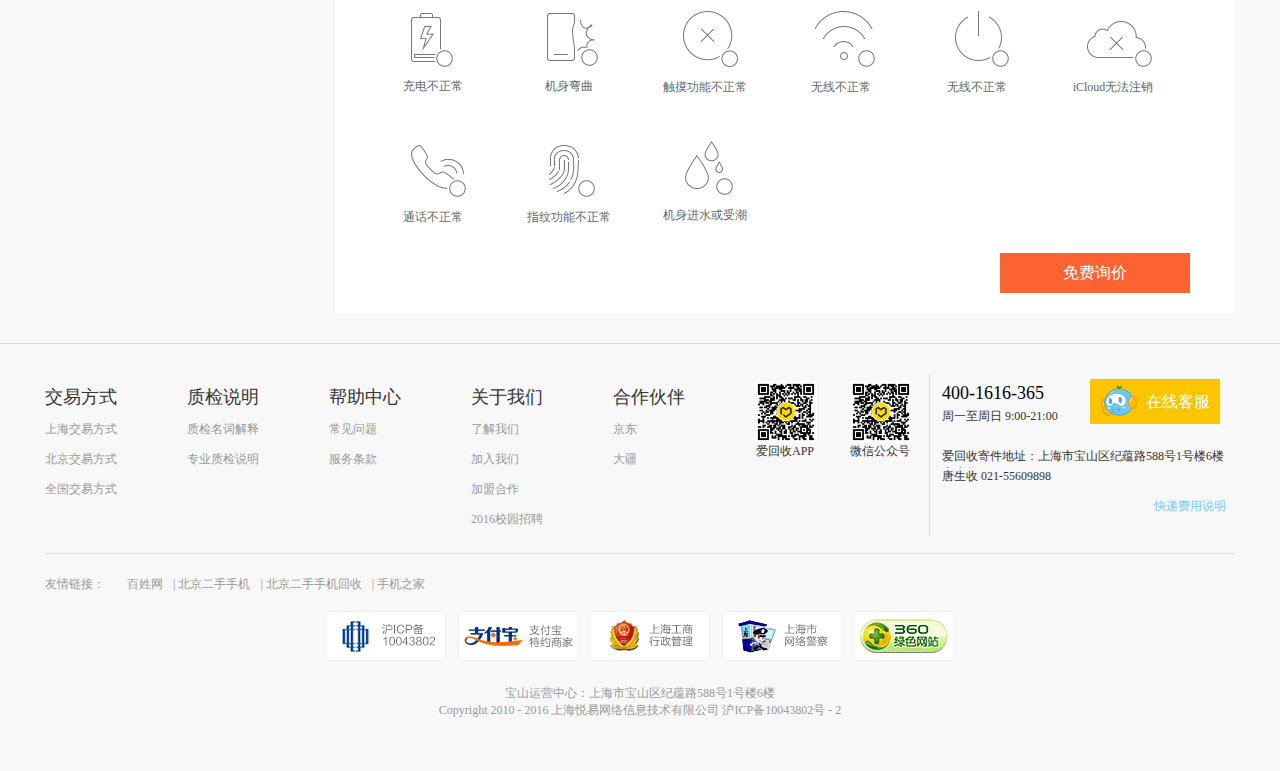
<file: jQueryProject/iphone.html>
<!DOCTYPE html>
<html>
	<head>
		<meta charset="UTF-8">
		<title>商品详情页</title>
		<link rel="stylesheet" href="css/bootstrap.css" />
		<link rel="stylesheet" href="css/iphone.css" />
		<script type="text/javascript" src="js/jquery-1.7.1.js" ></script>
		<script>
			$(function(){
				$(".know").hover(function(){
					$(".hidep").css("display", "block");
					$(this).find("i").css("background-position-x", "-28px");
				},function(){
					$(".hidep").css("display", "none");
					$(this).find("i").css("background-position-x", "-3px");
				})
				
				$(".contain").find("div").click(function(){
					$(this).parent().find("h2").find(".result").html($(this).html()).css("display", "block");
					$(this).parent().find("h2").find(".change").css("display", "block");
					$(this).parent().find("div").css("display", "none");
				})
				$(".contain").find("h2").click(function(){
					$(this).find(".result").css("display", "none");
					$(this).find(".change").css("display", "none");
					$(this).parent().find("div").css("display", "block");
				})
				
				$(".feature").mouseenter(function(){
					$(this).css("color", "#3782ff");
				})
				$(".feature").mouseleave(function(){
					$(this).css("color", "#666");
				})
				
				$(".feature").toggle(function(){
					$(this).css("color", "#3782ff");
					$(this).find("i").attr("class", "after");
//					alert($(this).css("background-positionY"))
				},function(){
					$(this).css("color", "#666");
					$(this).find("i").attr("class", "");
				})
			})
			//放大镜
			onload = function(){
				var oS_box = document.getElementById("small");
				var oS_position = oS_box.children[2];
				var oS_mark = oS_box.children[0];
				var oL_box = document.getElementById("large");
				var oL_box_all = document.getElementById("large_box");
				oS_mark.onmouseover = function(){
					oS_position.style.display = "block";
					oL_box.style.display = "block";
				}
				oS_mark.onmouseout = function(){
					oS_position.style.display = "none";
					oL_box.style.display = "none";
				}
				
				oS_mark.onmousemove = function(evt){
					var e = evt||window.event;
					var left = e.offsetX - oS_position.offsetWidth/2;
					if(left<0){
						left=0;
					}else if(left>oS_box.offsetWidth-oS_position.offsetWidth){
						left = oS_box.offsetWidth-oS_position.offsetWidth;
					}
					oS_position.style.left = left + "px";
					
					var top = e.offsetY - oS_position.offsetHeight/2;
					if(top<0){
						top = 0;
					}else if(top>oS_box.offsetHeight-oS_position.offsetHeight){
						top = oS_box.offsetHeight - oS_position.offsetHeight;
					}
					
					oS_position.style.top = top + "px";
					
					var proportionX = left/(oS_box.offsetWidth-oS_position.offsetWidth);
					var proportionY = top/(oS_box.offsetHeight-oS_position.offsetHeight);
					
					oL_box_all.style.left = -proportionX*(oL_box_all.offsetWidth-oL_box.offsetWidth)+"px";
					oL_box_all.style.top = -proportionY*(oL_box_all.offsetHeight-oL_box.offsetHeight)+"px";
				}
			}
		</script>
	</head>
	<body style="background: #f8f8f8;">
		<div class="top">
			<div id="top">
				<h1><a href="#"><img src="img/log-logo.jpg" alt="爱回收" /></a></h1>
				<a href="#">旧机回收</a>
				<a href="#">口袋优品</a>
				<a href="#">手机快修</a>
				<div class="search">
					<input type="text" placeholder="请输入手机型号" class="typeofphone" />
					<a href="#" class="asearch"></a>
				</div>
			</div>
		</div>
		<div class="mid">
			<div class="walk">
				<p><a href="#">首页</a>><a href="#">二手手机回收</a>><a href="#">二手苹果手机回收</a>>二手苹果手机iphone 7Plus 回收</p>
			</div>
		</div>
		<div id="large">
			<div id="large_box">
				<img class="iphone-pic" src="img/image1.jpg" alt="iphone 7 Plus" />
			</div>
		</div>
		<div class="con">
			<div id="con">
				<div class="con-left">
					<div id="small">
						<div class="mark_box"></div>
						<img class="iphone-pic" src="img/image1.jpg" alt="iphone 7 Plus" />
						<div class="position_box"></div>
					</div>
					
					<h1>苹果 iPhone 7 Plus</h1>
					<ul>
						<li>1390<br/>历史回收次数</li>
						<li>5832<br/>回收最高价/元</li>
					</ul>
					<a class="again" href="list.html" target="_blank">重选机型></a>
					<div class="know">
						<div class="know_title">苹果手机安全你知道吗？</div>
						<p>苹果手机只要恢复出厂设置，是无须担心数据泄露风险的，请放心回收。<br/>这是真的！美国FBI都破解不了。</p>
						<p class="hidep">1.苹果的磁盘是基于单个文件进行加密的，因此，在iPhone上所存储的每个文件都有单独随机生成的密钥进行加密。经过多层加密之后，文件才得以安全地存储在iPhone的磁盘上。</p>
						<p class="hidep">2.用户抹掉数据以及所有设置之后，就等于抹掉了所有文件的密钥。如果要想恢复数据，就需要破解逐层加密。因此通过iPhone官方提供的抹掉数据和设置后被恢复的可能几乎为零。</p>
						<p class="hidep">3.此前FBI也遇到了破解iPhone的难题。作为普通用户， iPhone的信息安全值得信赖。</p>
						<i></i>
					</div>
					<div class="down">
						<i></i>
						<h3>建议您赶快出手</h3>
						<p>预计下月跌幅<span>￥875</span></p>
					</div>
					<h4>季度跌幅近况</h4>
					<img class="tiao" src="img/tiao.jpg" />
				</div>
				<div class="con-right">
					<h1>基本信息</h1>
					<div class="contain">
						<h2><span>存储容量</span><span class="result"></span><a class="change">修改</a></h2>
						<div>32G</div>
						<div style="margin: 0 20px;">128G</div>
						<div>256G</div>
					</div>
					<div class="contain contain2">
						<h2><span>购买渠道</span><span class="result"></span><a class="change">修改</a></h2>
						<div style="margin-right: 20px;">大陆国行（有“进网许可”标签）</div>
						<div>香港行货（香港购买，全球联保）</div>
						<div style="margin-right: 20px;">水货无锁（非国行港行，其它地区）</div>
						<div>水货有锁（国外发行机型，需“卡贴”解锁后正常通话）</div>
						<div style="margin-right: 20px; margin-bottom: 0;">国行官换机（系统型号N开头）</div>
						<div style="margin: 0;">展示机</div>
					</div>
					<div class="contain">
						<h2><span>机身颜色</span><span class="result"></span><a class="change">修改</a></h2>
						<div style="margin: 0 20px 20px 0;">金色</div>
						<div style="margin: 0 20px 20px 0;">白色</div>
						<div  style="margin: 0 0 20px 0;">黑色</div>
						<div style="margin: 0 20px 0 0;">粉色</div>
						<div>亮黑色</div>
					</div>
					<h1>外观成色</h1>
					<div class="contain contain2">
						<h2><span>边框背板</span><span class="result"></span><a class="change">修改</a></h2>
						<div style="margin-right: 20px;">全新机器</div>
						<div style="margin-right: 0;">外壳完好</div>
						<div style="margin: 0 20px 0 0;">外壳有划痕</div>
						<div style="margin-bottom: 0;">外壳有磕碰/掉漆</div>
					</div>
					<div class="contain contain2">
						<h2><span>屏幕外观</span><span class="result"></span><a class="change">修改</a></h2>
						<div style="margin-right: 20px;">屏幕完好</div>
						<div style="margin-right: 0;">屏幕有划痕</div>
						<div style="margin-bottom: 0;">屏幕有缺角/碎裂</div>
					</div>
					<div class="contain contain2">
						<h2><span>屏幕显示</span><span class="result"></span><a class="change">修改</a></h2>
						<div style="margin-right: 20px;">屏幕正常显示</div>
						<div style="margin-right: 0;">亮坏点/色差/轻微发黄</div>
						<div style="margin: 0 20px 0 0;">色斑/漏液/错乱/严重老化</div>
						<div style="margin-bottom: 0;">屏幕无法显示</div>
					</div>
					<div class="contain contain2">
						<h2><span>维修拆机史</span><span class="result"></span><a class="change">修改</a></h2>
						<div style="margin-right: 20px;">无拆机无维修</div>
						<div style="margin-right: 0;">屏幕维修</div>
						<div style="margin-bottom: 0;">主板维修/严重拆修</div>
					</div>
					<h1>功能性问题（可多选）<span class="if-no">（若无问题，点击“免费询价”）</span></h1>
					<div class="feature charge"><i></i>充电不正常</div>
					<div class="feature bend"><i></i>机身弯曲</div>
					<div class="feature touch"><i></i>触摸功能不正常</div>
					<div class="feature wifi"><i></i>无线不正常</div>
					<div class="feature cantopen"><i></i>无线不正常</div>
					<div class="feature cloud"><i></i>iCloud无法注销</div>
					<div class="feature cantcall"><i></i>通话不正常</div>
					<div class="feature zhiwen"><i></i>指纹功能不正常</div>
					<div class="feature water"><i></i>机身进水或受潮</div>
					<div class="free">
						<div class="freeask">免费询价</div>
					</div>
				</div>
			</div>
		</div>
		
		
		<div class="otherlinks" style="background: #f8f8f8;">
					<div class="links_left">
						<ul>
							<li class="firstli">交易方式</li>
							<li><a href="#">上海交易方式</a></li>
							<li><a href="#">北京交易方式</a></li>
							<li><a href="#">全国交易方式</a></li>
						</ul>
						<ul>
							<li class="firstli">质检说明</li>
							<li><a href="#">质检名词解释</a></li>
							<li><a href="#">专业质检说明</a></li>
						</ul>
						<ul>
							<li class="firstli">帮助中心</li>
							<li><a href="#">常见问题</a></li>
							<li><a href="#">服务条款</a></li>
						</ul>
						<ul>
							<li class="firstli">关于我们</li>
							<li><a href="#">了解我们</a></li>
							<li><a href="#">加入我们</a></li>
							<li><a href="#">加盟合作</a></li>
							<li><a href="#">2016校园招聘</a></li>
						</ul>
						<ul>
							<li class="firstli">合作伙伴</li>
							<li><a href="#">京东</a></li>
							<li><a href="#">大疆</a></li>
						</ul>
						<div class="app"><i></i>爱回收APP</div>
						<div class="weixin"><i></i>微信公众号</div>
					</div>
					<div class="links_right">
						<div class="phone_num">
							<p>400-1616-365</p>
							<span>周一至周日 9:00-21:00</span>
						</div>
						<div class="serve">在线客服</div>
						<p class="p1">爱回收寄件地址：上海市宝山区纪蕴路588号1号楼6楼 唐生收</p>
						<p class="p1">唐生收 021-55609898</p>
						<a class="sendprice" href="#">快递费用说明</a>
					</div>
				</div>
				<div class="friendlinks" style="background: #f8f8f8;">
					<div class="frlink">
						<span>友情链接：</span>
						<a href="#">百姓网</a>|
						<a href="#">北京二手手机</a>|
						<a href="#">北京二手手机回收</a>|
						<a href="#">手机之家</a>
					</div>
					<div class="com">
						<div class="icp"></div>
						<div class="zhifubao"></div>
						<div class="gongshang"></div>
						<div class="cop"></div>
						<div class="green"></div>
					</div>
					<p class="baoshan">宝山运营中心：上海市宝山区纪蕴路588号1号楼6楼 </p>
					<p class="copy">Copyright 2010 - 2016 上海悦易网络信息技术有限公司     沪ICP备10043802号 - 2</p>
				</div>
			
	</body>
</html>
</file>
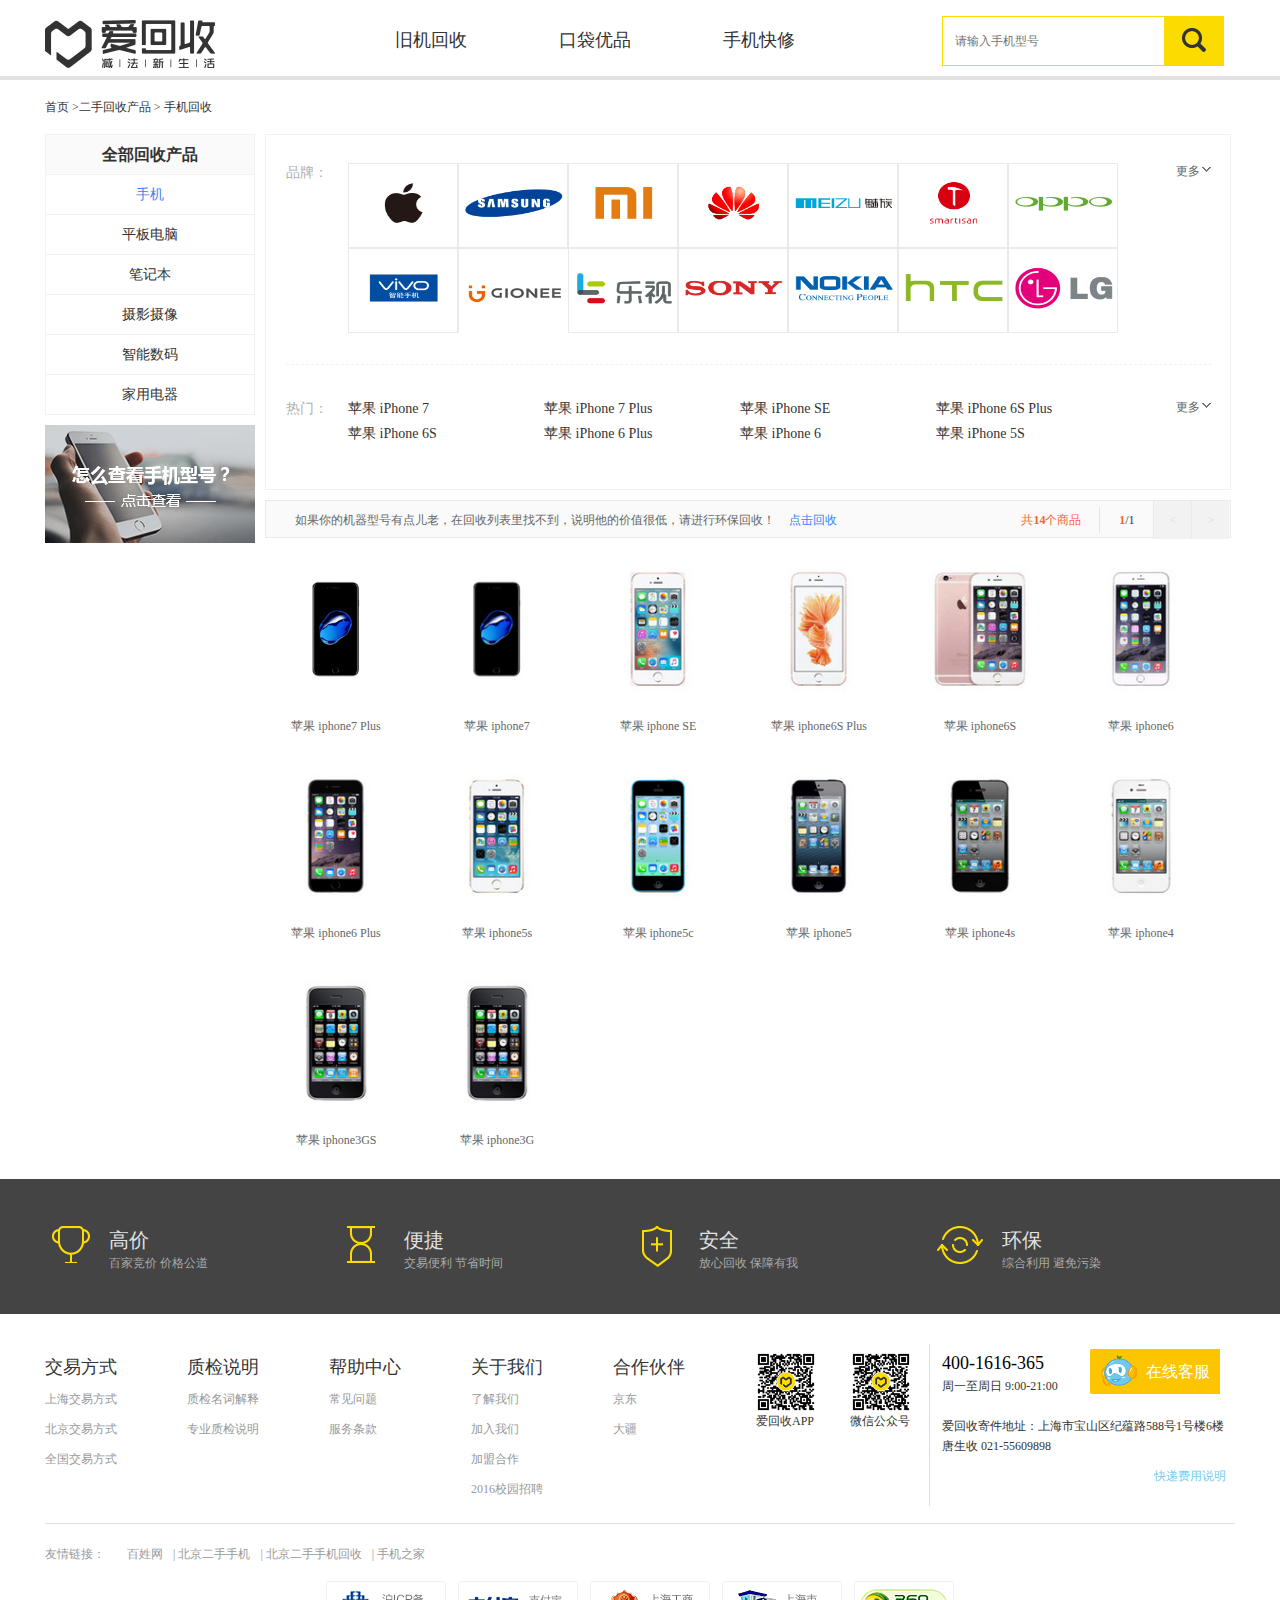
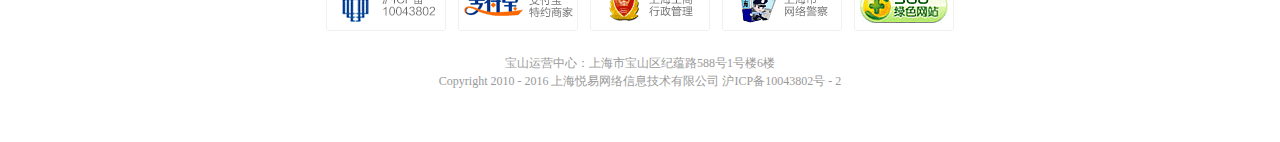
<file: jQueryProject/list.html>
<!DOCTYPE html>
<html>
	<head>
		<meta charset="UTF-8">
		<title>商品列表页</title>
		<link rel="stylesheet" href="css/bootstrap.css" />
		<link rel="stylesheet" href="css/iphone.css" />
		<script type="text/javascript" src="js/jquery-1.7.1.js" ></script>
		<script>
			$(function(){
				$(".morebra").toggle(function(){
					$(".cantsee").css("display", "block");
					$(this).html("<a class='morebra' href='#'>收起<i></i></a>").find("i").css("background-position-x","-193px");
				},function(){
					$(".cantsee").css("display", "none");
					$(this).html("<a class='morebra' href='#'>更多<i></i></a>").find("i").css("background-position-x","-178px");
				})
				$(".morephone").toggle(function(){
					$(".hot-cant").css("display", "block");
					$(this).html("<a class='morephone' href='#'>收起<i></i></a>").find("i").css("background-position-x","-193px");
				},function(){
					$(".hot-cant").css("display", "none");
					$(this).html("<a class='morephone' href='#'>更多<i></i></a>").find("i").css("background-position-x","-178px");
				})
				
				$(".reduce-left").find("ul").find("li").click(function(){
					$(".reduce-left").find("ul").find("li").attr("class","");
					$(this).attr("class", "blue");
				})
				
				$.ajax({
					type:"get",
					url:"brand.json",
					success: function(res){
						var html = '';
						for(var i = 0; i < res.length; i++){
							html += '<li><img src="'+ res[i].img +'" /><div class="li-bot">'+ res[i].name +'</div></li>'
						}
						$("#iphonelist").html(html);
						$("#iphonelist li:first").click(function(){
							open("iphone.html");
						})
					}
				});
				//alert($("#iphonelist li:first"));
				
			})
			
//			onload = function(){
//				var btn = document.getElementsByClassName("iphonelist")[0];
//				alert(btn.firstChild.innerHTML)
//				btn.firstChild.onclick = function(){
//					window.open("iphone.html");
//				}
//			}
		</script>
	</head>
	<body style="background: #fff;">
		<div class="top">
			<div id="top">
				<h1><a href="#"><img src="img/log-logo.jpg" alt="爱回收" /></a></h1>
				<a href="#">旧机回收</a>
				<a href="#">口袋优品</a>
				<a href="#">手机快修</a>
				<div class="search">
					<input type="text" placeholder="请输入手机型号" class="typeofphone" />
					<a href="#" class="asearch"></a>
				</div>
			</div>
		</div>
		<div class="reduce">
			<p><a href="#">首页 </a>><a href="#">二手回收产品 </a>> 手机回收</p>
		</div>
		<div class="list_con">
			<div class="reduce-left">
				<ul>
					<li id="fir" style="font-size: 16px; background: #fafafa; font-weight: 900; color:#333;">全部回收产品</li>
					<li class="blue">手机</li>
					<li>平板电脑</li>
					<li>笔记本</li>
					<li>摄影摄像</li>
					<li>智能数码</li>
					<li>家用电器</li>
				</ul>
				<div class="checkphone"></div>
			</div>
			<div class="reduce-right">
				<div class="brand">
					<div class="phonebrand">
						<p class="brand-title">品牌：</p>
						<ul class="brand-list">
							<li><img src="img/52.png" /></li>
							<li><img src="img/7.png" /></li>
							<li><img src="img/184.png" /></li>
							<li><img src="img/9.png" /></li>
							<li><img src="img/24.png" /></li>
							<li><img src="img/356.png" /></li>
							<li><img src="img/4.png" /></li>
							<li><img src="img/16.png" /></li>
							<li><img src="img/278.png" /></li>
							<li><img src="img/365.png" /></li>
							<li><img src="img/17.png" /></li>
							<li><img src="img/19.png" /></li>
							<li><img src="img/1.png" /></li>
							<li><img src="img/3.png" /></li>
							<li class="cantsee"><img src="img/18.png" /></li>
							<li class="cantsee"><img src="img/342.png" /></li>
							<li class="cantsee"><img src="img/25.png" /></li>
							<li class="cantsee"><img src="img/357.png" /></li>
							<li class="cantsee"><img src="img/8.png" /></li>
							<li class="cantsee"><img src="img/21.png" /></li>
							<li class="cantsee"><img src="img/14.png" /></li>
							<li class="cantsee"><img src="img/103.png" /></li>
							<li class="cantsee"><img src="img/20.png" /></li>
							<li class="cantsee"><img src="img/15.png" /></li>
							<li class="cantsee"><img src="img/12.png" /></li>
							<li class="cantsee"><img src="img/10.png" /></li>
							<li class="cantsee"><img src="img/11.png" /></li>
							<li class="cantsee"><img src="img/358.png" /></li>
							<li class="cantsee"><img src="img/51.png" /></li>
							<li class="cantsee"><img src="img/391.png" /></li>
							<li class="cantsee"><img src="img/458.png.jpg" /></li>
							<li class="cantsee" style="color: #666; text-align: center;">360手机回收</li>
							<li class="cantsee" style="color: #3782ff; line-height: 85px; text-align: center;">其他品牌</li>
						</ul>
						<a class="morebra" href="#">更多<i></i></a>
					</div>
					<div class="hot">
						<p class="hot-title">热门：</p>
						<ul class="hotphone">
							<li>苹果 iPhone 7</li>
							<li>苹果 iPhone 7 Plus</li>
							<li>苹果 iPhone SE</li>
							<li>苹果 iPhone 6S Plus</li>
							<li>苹果 iPhone 6S</li>
							<li>苹果 iPhone 6 Plus</li>
							<li>苹果 iPhone 6</li>
							<li>苹果 iPhone 5S</li>
							<li class="hot-cant">苹果 iPhone 5C</li>
							<li class="hot-cant">苹果 iPhone 5</li>
							<li class="hot-cant">苹果 iPhone 4S</li>
							<li class="hot-cant">苹果 iPhone 4</li>
							<li class="hot-cant">苹果 iPhone 3GS</li>
							<li class="hot-cant">苹果 iPhone 3G</li>
						</ul>
						<a class="morephone" href="#">更多<i></i></a>
					</div>
				</div>
				<div class="oldphone">
					<div class="old-left">
						<p>如果你的机器型号有点儿老，在回收列表里找不到，说明他的价值很低，请进行环保回收！<a href="#">点击回收</a></p>
					</div>
					<div class="old-right">
						<div class="sum">共<span>14</span>个商品</div>
						<div class="num"><span>1</span>/1</div>
						<div class="left-arrow"><</div>
						<div class="right-arrow">></div>
					</div>
				</div>
				<ul id="iphonelist">
					<!--<li><img src="img/image1.jpg" /><div class="li-bot">苹果iPhone 7 Plus</div></li>-->
				</ul>
			</div>
		</div>
		<div class="footer">
			<div class="beni">
				<div id="beni">
					<div class="price">
						<i></i>
						<p>高价</p>
						<span>百家竞价 价格公道</span>
					</div>
					<div class="price">
						<i class="fast"></i>
						<p>便捷</p>
						<span>交易便利 节省时间</span>
					</div>
					<div class="price">
						<i class="safe"></i>
						<p>安全</p>
						<span>放心回收 保障有我</span>
					</div>
					<div class="price">
						<i class="inv"></i>
						<p>环保</p>
						<span>综合利用 避免污染</span>
					</div>
				</div>
				<div class="otherlinks">
					<div class="links_left">
						<ul>
							<li class="firstli">交易方式</li>
							<li><a href="#">上海交易方式</a></li>
							<li><a href="#">北京交易方式</a></li>
							<li><a href="#">全国交易方式</a></li>
						</ul>
						<ul>
							<li class="firstli">质检说明</li>
							<li><a href="#">质检名词解释</a></li>
							<li><a href="#">专业质检说明</a></li>
						</ul>
						<ul>
							<li class="firstli">帮助中心</li>
							<li><a href="#">常见问题</a></li>
							<li><a href="#">服务条款</a></li>
						</ul>
						<ul>
							<li class="firstli">关于我们</li>
							<li><a href="#">了解我们</a></li>
							<li><a href="#">加入我们</a></li>
							<li><a href="#">加盟合作</a></li>
							<li><a href="#">2016校园招聘</a></li>
						</ul>
						<ul>
							<li class="firstli">合作伙伴</li>
							<li><a href="#">京东</a></li>
							<li><a href="#">大疆</a></li>
						</ul>
						<div class="app"><i></i>爱回收APP</div>
						<div class="weixin"><i></i>微信公众号</div>
					</div>
					<div class="links_right">
						<div class="phone_num">
							<p>400-1616-365</p>
							<span>周一至周日 9:00-21:00</span>
						</div>
						<div class="serve">在线客服</div>
						<p class="p1">爱回收寄件地址：上海市宝山区纪蕴路588号1号楼6楼 唐生收</p>
						<p class="p1">唐生收 021-55609898</p>
						<a class="sendprice" href="#">快递费用说明</a>
					</div>
				</div>
				<div class="friendlinks">
					<div class="frlink">
						<span>友情链接：</span>
						<a href="#">百姓网</a>|
						<a href="#">北京二手手机</a>|
						<a href="#">北京二手手机回收</a>|
						<a href="#">手机之家</a>
					</div>
					<div class="com">
						<div class="icp"></div>
						<div class="zhifubao"></div>
						<div class="gongshang"></div>
						<div class="cop"></div>
						<div class="green"></div>
					</div>
					<p class="baoshan">宝山运营中心：上海市宝山区纪蕴路588号1号楼6楼 </p>
					<p class="copy">Copyright 2010 - 2016 上海悦易网络信息技术有限公司     沪ICP备10043802号 - 2</p>
				</div>
			</div>
		</div>
	</body>
</html>
</file>
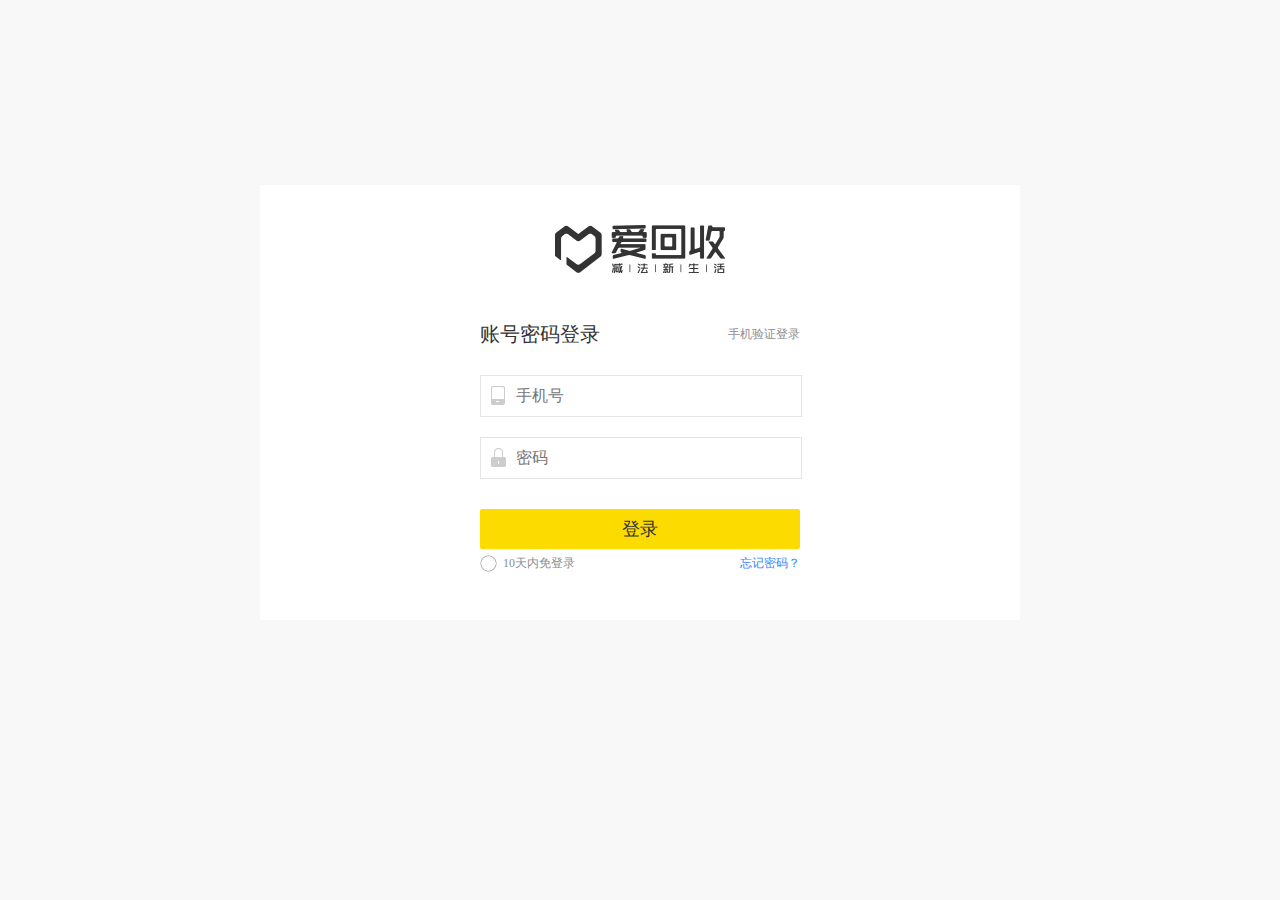
<file: jQueryProject/login.html>
<!DOCTYPE html>
<html>
	<head>
		<meta charset="UTF-8">
		<title>账号登录</title>
		<link type="text/css" rel="stylesheet" href="css/login.css" />
		
		<script type="text/javascript" src="js/jquery-1.10.1.min.js" ></script>
		<script type="text/javascript" src="js/jquery-1.7.1.js" ></script>
		<script type="text/javascript" src="js/jquery.cookie.js" ></script>
		<script type="text/javascript" src="js/login.js" ></script>
	</head>
	<body>
		<div id="log-con">
			<div id="log-logo"></div>
			<div id="head">
				<div class="hd-left">账号密码登录</div>
				<div id="hd-log" class="hd-right"><a href="#">手机验证登录</a></div>
			</div>
			<div id="fm">
				<input class="phone" type="text" id="phone" placeholder="手机号" />
				<input type="password" id="pass" placeholder="密码" />
				<a id="login">登录</a>
				<div id="log-bot">
					<div id="keep-log"></div>
					<div class="keep-txt">10天内免登录</div>
					<a id="foget" href="#">忘记密码？</a>
				</div>
			</div>
			<div id="fm2">
				<input class="phone phone1" type="text" id="phone2" placeholder="手机号" /><span id="span">获取验证码</span>
				<span class="tishi">请输入正确的手机号！</span>
				<input type="password" id="pass2" placeholder="短信验证码" />
				<a id="login2">登录</a>
				<p id="txt">未注册爱回收账号的手机号，登录时将自动创建爱回收账号</p>
				
			</div>
		</div>
		
	</body>
</html>
</file>
<file: jQueryProject/css/main.css>
body,ul,li,dl,dt,dd,p,ol,h1,h2,h3,h4,h5,h6,form,img,table,fieldset,legend{margin:0; padding:0;}
ul,li,ol{list-style:none;}
img,fieldset{border:0; }
img{display:block;}
a{text-decoration:none; color:#333;}
h1,h2,h3,h4,h5,h6{font-weight:100;}
html body{font-size:12px; font-family:"微软雅黑"; background-color: #f6f7fb;}
input,a{outline:none;border: 0;}


.slide{display: none; width: 100%; height: 80px; border-bottom: 4px solid #e3e3e3; background: #fff; position: fixed; top: 0; z-index: 100;}
#top{width: 1190px; height: 80px; margin: 0 auto;}
#top h1{width: 170px; height: 48px; float: left; margin-top: 20px; margin-right: 180px;}
#top a{float: left; width: 72px; height: 80px; margin-right: 92px; line-height: 80px; font-size: 18px; color: #333;}
#top a:hover{text-decoration: none; color: #3ec3f7;}
#top .search{float: left; width: 282px; height: 50px; margin-left: 55px; margin-top: 16px;}
#top .search .typeofphone{width: 222px; height: 50px; border: 1px solid #fcdb00; border-right: 0; text-indent: 10px; float: left;}
#top .asearch{margin: 0; float: right; width: 60px; height: 50px; background: #fcdb00 url(../img/icon_index.png) no-repeat -1px -55px;}



.top-nav{width: 100%; height: 34px; background: #f4f4f4;}
#top-nav{width: 1178px; height: 34px; margin: 0 auto;}
#hover{float: left; width: 77px; height: 34px; position: relative; text-align: center; padding-top: 8px; background-image: url(../img/add1.jpg);background-repeat: no-repeat;background-position: 8px 13px;}
#hover #arrow{width: 9px; height: 5px; position: absolute; left: 56px; top: 15px; background: url(../img/icon_index.png) no-repeat -178px -44px;}

#address{width: 468px; height: 240px; background: #fff; position: absolute;left: 0; top: 34px; z-index: 4; padding: 10px 0 0 20px;text-align: left;display: none; box-shadow: 3px 0 3px #e3e3e3;}
.hotcity{display: inline-block; height: 70px; width: 78px;line-height: 34px; float: left; color: #666;}
#address .city-list{display: inline-block; width: 370px; float: left;}
#address .city-list li{width: 42px; height: 34px; line-height: 34px; float: left;}
#address .city-list li a{color: #666;}
#address .city-list li a:hover{color: #088EF0;}
.word{float: left; margin-top: 54px; width: 424px; height: 15px; }
.word li{float: left; width: 15px; height: 15px; line-height: 15px; text-align: center; margin-right: 3px; color: #666; cursor:pointer}
.word .is-select{background: #3782ff; color: #fff;}
#address .a-city{width: 424px; height: 70px; float: left; margin-top: 10px;}
#address .a-city li{float: left; height: 35px; line-height: 35px; margin-right: 10px; color: #666;}

.nav-list{height: 34px; float: right; margin: 0;}
.nav-list li{float: left; padding-top: 7px;}
.nav-list li i{float: left; margin-top: 2px;}
.nav-list li a{color: #666; font-size: 12px; display: block; border-right: 1px solid #e3e3e3;}
.nav-list li a:hover{color: #fd683b; text-decoration: none;}
/*.login{width: 54px; }*/
.login a{padding-right: 10px;}
.login i{width: 14px; height: 13px; background: url(../img/icon_index.png) no-repeat -16px -9px; margin-right: 7px;}
.nav-list .car{width: 136px; position: relative; border: 0; height: 34px;}
.car-con{display: none; padding: 15px 0 15px 20px; width: 340px; min-height: 100px; height: auto!important; height: 0; border: 1px solid #f2f2f2; border-top: 0; position: absolute; left: -204px; top: 27px; z-index: 10; background: #fff;}
.car-con:after{content: ""; visibility: hidden; height: 0; clear: both; overflow: hidden; display: block;}
.car i{width: 13px; height: 13px; background: url(../img/icon_index.png) no-repeat -47px -9px; margin-left: 20px; margin-right: 12px;}
.car b{float: right;width: 10px; height: 5px; background: url(../img/icon_index.png) no-repeat -19px -42px; margin-top: 7px; margin-right: 22px;}
.school{width: 100px; padding-left: 16px;}
.company{width: 104px; padding-left: 16px;}
.company b{float: right;width: 10px; height: 5px; background: url(../img/icon_index.png) no-repeat -19px -42px; margin-top: 7px; margin-right: 22px;}
/*.car:hover{background: #fff;}
.car:hover .car-con{display: block;}*/
.car-con ul li{height: 60px; width: 320px; margin-bottom: 23px; border: 0;}
.car-con ul li .min_img img{width: 60px; height: 60px; float: left;}
.car-con ul li span{line-height: 60px; color: #666;}
.car-con ul li .phone_name{float: left; width: 208px;}
.joincar{float: left; width: 320px; height: 55px;}
.car_p{float: left; width: 180px; height: 44px; padding-top: 10px;}
.price_all{font-size: 20px; color: #fc6232;}
.yuan{color: #fc6232; font-size: 12px;}
.join_btn{cursor: pointer; float: left; width: 120px; height: 40px; background: #ff3737; color: #fff; font-size: 14px; text-align: center; line-height: 40px; margin-top: 15px;}

.top-area{width: 100%; height: 134px; background: #fff;}
#top-area{width: 1190px; margin: 0 auto; padding-top: 25px;}
#top-area h1{float: left;}
.area-top{height: 49px;}
.backup{width: 207px; height: 49px; float: left;background: url(../img/home_entrance.png); margin-left: 44px;}
.area-left{float: left;}
.search{float: right;width: 327px; height: 48px;}
.search .typeofphone{width: 270px; height: 48px; border: 1px solid #fcdb00; text-indent: 10px; float: left;}
#top-area .asearch{width: 56px; height: 48px; float: left;background: #fcdb00 url(../img/icon_index.png) no-repeat -1px -55px;}

.area-bottom{height: 60px; padding-top: 20px; position: relative;}
.area-bot-list{width: 700px; height: 40px; float: left; margin: 0;}
.area-bot-list li{float: left; width: 210px; height: 40px; margin-right: 5px; cursor: pointer; padding-left: 70px;}
.area-bot-list li a{font-size: 18px; display: block; height: 40px; width: 72px; color: #333; line-height: 40px;}
.area-bot-list li:hover a{text-decoration: none; border-bottom: 4px solid #fcdb00;}
.yellow{background: #fcdb00;}
.two-wei{width: 108px; height: 32px; float: right; margin-top: 8px; line-height: 32px; font-size: 12px; color: #666;}
.two-wei .ma{float: left; width: 27px; height: 27px; background: url(../img/icon_index.png) no-repeat -253px -538px; margin-right: 10px;}
#nav{width: 212px; height: 356px; position: absolute; top: 60px; background: #3f464d; z-index: 3; opacity: 0.8;}
#nav ul li{width: 212px; height: 42px; margin: 8px 0 17px 0; font-size: 16px; font-family: "微软雅黑"; color: #fff; cursor: pointer; line-height: 42px;}
#nav ul li:hover{background-color: #fff; color: #3483ff;}
#nav ul li:hover i{margin-left: 24px; background-position-y:-29px ;}
#nav ul li:hover .i3{background-position-y:-30px ;}
#nav ul li:hover .i4{background-position-y:-30px ;}
#nav ul li:hover .i5{background-position-y:-31px ;}
#nav ul li:hover .i6{background-position-y:-28px ;}
#nav ul li .i1{float: left; width: 14px; height: 19px; margin-left: 22px; margin-right: 10px; margin-top: 12px; background: url(../img/icon-jiadian.png) no-repeat 0 -1px;}
#nav ul li .i2{float: left; width: 16px; height: 19px; margin-left: 22px; margin-right: 10px; margin-top: 12px; background: url(../img/icon-jiadian.png) no-repeat -21px -1px;}
#nav ul li .i3{float: left; width: 18px; height: 17px; margin-left: 22px; margin-right: 10px; margin-top: 12px; background: url(../img/icon-jiadian.png) no-repeat -43px -2px;}
#nav ul li .i4{float: left; width: 19px; height: 17px; margin-left: 22px; margin-right: 10px; margin-top: 12px; background: url(../img/icon-jiadian.png) no-repeat -68px -2px;}
#nav ul li .i5{float: left; width: 21px; height: 15px; margin-left: 22px; margin-right: 10px; margin-top: 12px; background: url(../img/icon-jiadian.png) no-repeat -95px -3px;}
#nav ul li .i6{float: left; width: 19px; height: 21px; margin-left: 22px; margin-right: 10px; margin-top: 12px; background: url(../img/icon-jiadian.png) no-repeat -128px 0;}
#nav ul li b{float: right; width: 5px; height: 10px; margin: 16px 18px 0 0;}
#nav-list{display: none; width: 630px; height: 408px; background: #fff; position: absolute; left: 212px; top: 60px; z-index: 4; padding-left: 20px; padding-right: 20px;}
#nav-list ul{width: 590px; height: 55px; margin: 0; border-bottom: 1px dashed #f2f2f2;}
#nav-list ul a{float: right; line-height: 55px; margin-right: 16px; font-size: 12px; color: #b0b0b0;}
#nav-list ul a:hover{color: #3483ff; text-decoration: none;}
.bra{float: left; margin-right: 20px; line-height: 55px; font-size: 12px; color: #757575; cursor: pointer;}
.bra:hover{color: #3483ff;}
.moresize{cursor: pointer; font-size: 12px; width: 130px; margin-top: 15px; height: 25px; text-align: center; line-height: 25px; color: #3782ff; border: 1px solid #3782ff;}

.banner{width: 100%; height: 356px;}
#banner{width: 100%; height: 356px; overflow: hidden; position: relative; margin: 0 auto;}
#count{position: absolute; right: 80px; bottom: 20px; z-index: 2;}
#count li{width: 10px; height: 10px; border-radius: 10px; background: #313233; border: 2px solid #757575; float: left; margin-right: 16px; cursor: pointer;}

#count .active{background: #fcdb00; border-color: #333;}
#pic{position: absolute; z-index: 1; width: 6830px;}
#pic li{float: left; width: 1366px; height: 356px;}
#pic li a{display: block; width: 1366px; height: 356px;}

.stepall{width: 100%; height: 167px; background: #fff;}
.step{width: 1190px; height: 167px; background: #fff; margin: 0 auto;}
.step div{float: left;}
.steps{width: 100px; height: 100px; margin: 32px 80px 0 75px; font-size: 18px; font-family: "微软雅黑"; text-align: center; color: #333;}
.blabla{width: 86px; height: 6px; margin-top: 80px;background: url(../img/icon_index.png) no-repeat -22px -250px;}
#step1 i{display: block; margin-bottom: 24px; margin-top: 6px; margin-left: 25px; width: 54px; height: 51px; background: url(../img/icon_index.png) no-repeat -215px -12px;}
#step2 i{display: block; margin-bottom: 22px; margin-left: 25px; width: 43px; height: 59px; background: url(../img/icon_index.png) no-repeat -295px -7px;}
#step3 i{display: block; margin-bottom: 26px; margin-top: 2px; margin-left: 23px; width: 62px; height: 53px; background: url(../img/icon_index.png) no-repeat -388px -14px;}
#step4 i{display: block; margin-bottom: 23px; margin-top: 2px; margin-left: 30px; width: 47px; height: 56px; background: url(../img/icon_index.png) no-repeat -488px -9px;}

.goods{width: 1190px; height: 680px; margin: 0 auto; background: #fff;  margin-top: 50px; box-shadow: 4px 4px 3px #f3f3f3;}
.goods-nav{width: 1190px; height: 50px; border-bottom: 1px solid #fcdb00;}
.goods-nav ul li{float: left; width: 169px; height: 50px; cursor: pointer; font-size: 14px;}
.goods-nav ul .phone-active{background-color: #fcdb00; color: #000;}
.goods-nav ul #high-price{background-image: url(../img/icon_index.png);background-repeat: no-repeat; background-position: -359px -886px;}

.goods-nav ul li a{color: #666; display: block; width: 169px; height: 33px; border-right: 1px dashed #e3e3e3; margin-top: 9px; line-height: 33px; text-align: center;}
.goods-nav ul li:hover a{text-decoration: none;}
#goods-head{width: 1190px; height: 60px;}
#goodhead-left{width: 220px; height: 60px; float: left;}
#goodhead-left p{float: left; font-size: 16px; color: #666; margin-left: 20px; margin-top: 20px; margin-right: 26px;}
#goodhead-left span{float: left; width: 77px; height: 17px; margin-top: 20px; font-size: 14px; color: #8782ff; position: relative;}
#goodhead-left span i{display: block; width: 14px; height: 14px; float: right;background: url(../img/icon_index.png) no-repeat -115px -38px;}
#rules-pop{display: none; background: #fff; border: 1px solid #e3e3e3; box-shadow: 0 0 10px rgba(0, 0, 0, 0.12); color: #8e8e8e; width: 480px; padding: 10px 15px 20px; font-size: 12px; line-height: 22px; position: absolute; top: 24px; left: -190px; z-index: 10;}
#tra{width: 16px; height: 8px; background: url(../img/tra.jpg) no-repeat left top;position: absolute; left: 62px; top: 16px; display: none; z-index: 11;}

#time{width: 230px; height: 20px; float: left; margin-top: 20px; margin-left: 80px; font-size: 16px; color: #666; line-height: 20px;}
#time span{display: inline-block; width: 24px; height: 20px; border-radius: 2px; background: #f42e2d; text-align: center; color: #fff;}

#good-box{width: 1190px; height: 569px;}
#good-box ul{margin: 0;}
#good-box ul li{margin: 0 35px 35px; float: left; position: relative;}
#good-box ul li .goods-pic{position: relative; cursor: pointer;}
#good-box ul li .up{width: 62px; height: 43px; background: url(../img/icon_index.png) no-repeat -384px -97px; line-height: 43px; text-align: center; position: absolute; left: 105px; top: -4px; z-index: 9;}
/*#good-box ul li .goods-pic:hover{left: -5px;}*/
#good-box ul li p{width: 168px; height: 32px; line-height: 32px; text-align: center; margin: 0;}
#good-box ul li b{width: 168px; height: 32px; line-height: 32px; padding-left: 34px;}
#good-box ul li b span{color: #fc6232;}
#good-box ul li .sc{width: 100px; height: 30px; background: red; font-size: 16px; line-height: 30px; margin: 0 auto; color: #fff; font-family: "微软雅黑"; text-align: center; cursor: pointer; border-radius: 5px;}

.addr{width: 1190px; height: 376px; margin: 50px auto; margin-bottom: 5px;}
.vipservice{font-size: 22px; color: #333; float: left; width: 1190px; margin: 0; margin-bottom: 10px;}
.service{width: 818px; height: 340px; border: 1px solid #f4f4f4; float: left; box-shadow: 5px 5px 4px #f3f3f3; margin-right: 14px; background: #fff;}
.service-left{float: left; width: 377px; height: 340px; border-right: 1px solid #f2f2f2; padding-top: 28px;}
.service-left p{font-size: 16px; height: 34px; width: 377px; color: #333385; text-indent: 30px; margin: 0;}
.service-left span{color: #666; padding-left: 30px;}
.service-pic{margin-top: 5px;}
.service-addr{float: left; width: 120px; height: 340px; border-right: 1px solid #f4f4f4;}
.service-addr span{display: block; height: 35px; text-align: center; width: 100px; line-height: 35px; color: #3782ff; margin-left: 20px; cursor: pointer; font-size: 14px;}

#registor-move{height: 258px; width: 120px; overflow: hidden;}
.registor{width: 100px; line-height: 32px; height: 32px;text-align: center; margin-left: 20px; cursor: pointer; position: relative;}
.registor:hover{color: #3782ff;}
.move-up{width: 105px; height: 32px; background: #e6e6e6; margin-left: 15px; cursor: pointer;}
.move-up:hover{background: #b0b0b0;}
.move-up i{float: left; width: 9px; height: 5px; margin: 15px 48px; background: url(../img/icon-jiadian.png) no-repeat -56px -75px;}
.move-up .arrow{background: url(../img/icon-jiadian.png) no-repeat -56px -63px;}

.detail{float: left; width: 159px; height: 107px; border-bottom: 1px dashed #f2f2f2; padding: 22px 12px 0; cursor: pointer;}
.detail p{line-height: 18px; text-align: center; width: 134px; font-size: 12px; color: #000;}
.store-addr, .store-num{display: none;}
.detail .store-name{padding-top: 24px;}
.hasborder{border-right: 1px solid #f2f2f2;}
.roomservice{position: relative; width: 358px; height: 340px; float: left; box-shadow: 5px 5px 4px #f3f3f3; background: #fff; padding: 30px 0 0 30px;}
.roomservice span{display: block;}
.roomservice .tip-title{height: 30px; font-size: 16px;}
.roomservice .tips{line-height: 20px; color: #666;}
.range{display: block; color: #3782ff; margin: 38px 0 38px 0; cursor: pointer;}
.roomservice ul li{float: left; width: 44px; height: 70px; margin-right: 22px; padding-top: 55px; text-align: center; color: #333; font-size: 14px;}
.profes{background: url(../img/icon_index.png) no-repeat -10px -170px;}
.noworry{background: url(../img/icon_index.png) no-repeat -79px -170px;}
.highspeed{background: url(../img/icon_index.png) no-repeat -148px -170px;}
.roomservice i{display: block; width: 170px; height: 300px; position: absolute; left: 192px; top: 40px; background: url(../img/pic_index.png) no-repeat -368px -10px;}

.usershare{width: 1190px; height: 418px; margin: 0 auto; padding-top: 40px;}
.usershare h3{margin: 0; font-size: 22px; height: 45px; color: #333;}
.usershare h3 span{color: #fc6232; font-size: 12px; font-weight: 100; padding: 0 10px;}
.usershare h3 b{font-size: 12px; font-weight: 100; color: #757575;}
.share-con{width: 1186px; height: 288px; border-left: 2px solid #f2f2f2; border-right: 2px solid #f2f2f2; position: relative; overflow: hidden;}
.share-list{float: left; width: 1186px;}
.share-list li{float: left; border-top: 2px solid #f2f2f2; width: 225px; height: 286px; padding-top: 24px; margin-right: 14px; box-shadow: 4px 0 3px #f3f3f3;}
.share-list li .share-title{float: left;}
.share-list li .img{width: 26px; height: 26px; background: url(../img/icon_share.png) no-repeat -7px -2px; float: left; margin-right: 10px; margin-left: 20px;}
.share-list li .share-num{float: left; padding-right: 90px;}
.share-list li i{width: 10px; height: 10px; float: left; margin-right: 6px; background: url(../img/icon_share.png) no-repeat -41px -23px;}
.share-txt{float: left; margin-top: 40px; margin-left: 20px; width: 186px; height: 80px; position: relative;}
.front{width: 10px; height: 9px; background: url(../img/icon_share.png) no-repeat -66px -6px; float: left; margin-right: 20px;}
.back{width: 10px; height: 9px; background: url(../img/icon_share.png) no-repeat -94px -6px; position: absolute; right: 0; bottom: 0;}
.txt{font-size: 14px; color: #757575;}
.share-bottom{width: 225px; height: 80px; float: left; border-top: 1px solid #f2f2f2; margin-top: 28px; padding: 24px 20px 0 20px;}
.share-name{color: #2c76c0; cursor: pointer;}
.share-addr{padding-left: 15px; background: url(../img/icon_share.png) no-repeat -116px -4px;}
.share-left-btn{cursor: pointer; display: none; width: 26px; height: 54px; background: url(../img/icon_index.png) no-repeat -165px -91px; position: absolute; left: 0; top: 116px;}
.share-right-btn{cursor: pointer; display: none; width: 26px; height: 54px; background: url(../img/icon_index.png) no-repeat -257px -91px; position: absolute; right: 0; top: 116px;}
.move-share{width: 5930px; position: relative;}

.fix{width: 1190px; height: 90px; margin: 0 auto;}
.fix a{float: left;}

.partner{width: 1190px; height: 460px; margin: 0 auto; padding-top: 55px;}
.partner h3{height: 34px; margin: 0; font-size: 22px; color: #333;}
.parter-name{width: 1190px; height: 370px; background: #fff;box-shadow: 5px 5px 4px #f3f3f3;}
.parter-name div{float: left; width: 236px; height: 370px; border-right: 1px solid #f2f2f2;}
.ibrd i{width: 153px; height: 60px; display: block; margin: 141px 0 7px 44px; background: url(../img/icon_index.png) no-repeat -221px -288px;}
.ibrd p{padding-left: 44px; font-size: 18px; color: #666;}
.jd i{cursor: pointer; width: 133px; height: 82px; display: block; margin: 114px 0 0 50px; background: url(../img/icon_index.png) no-repeat -12px -323px;}
.jd p{cursor: pointer; padding-left: 44px; padding-top: 10px; font-size: 18px; color: #666;}

.pars li{float: left; border-right: 1px solid #f2f2f2; border-bottom: 1px solid #f2f2f2; width: 237px; height: 122px;}

#madie{width: 100%; height: 677px;}
.media{width: 1190px; height: 677px; margin: 0 auto;}
.media-head{width: 1190px; height: 114px; padding-top: 80px;}
.media-head h3{margin: 0; float: left;}
.influence-title{width: 720px;}
.media-left{position: relative; float: left; width: 680px; height: 500px; margin-right: 40px; background: #fff; box-shadow: 5px 5px 4px #f3f3f3;}

.bleft{cursor: pointer; width: 26px; height: 54px; background: url(../img/icon_index.png) no-repeat -165px -91px; position: absolute; left: 29px; top: 224px;}
.bright{cursor: pointer; width: 26px; height: 54px; background: url(../img/icon_index.png) no-repeat -257px -91px; position: absolute; right: 25px; top: 224px;}

#move-media{width: 569px; height: 432px; margin: 40px 55px 0; overflow: hidden;}
.news1{width: 234px; height: 432px; margin: 0 25px; float: left; position: relative;}
.news1-bot{width: 234px; height: 268px; border: 1px solid #f2f2f2; border-top: 0;}
.news1 img{cursor: pointer; display: block; border: 0;}
.tit1{cursor: pointer; display: block; width: 234px; height: 28px; font-size: 12px; color: #000; text-align: center; padding-top: 14px;}
.tit2{cursor: pointer; display: block; margin: 10px 28px 20px; color: #3782ff; font-size: 24px; width: 178px; line-height: 30px;}
.con{cursor: pointer; width: 184px; height: 60px; line-height: 20px; color: #8e8e8e; font-size: 12px; margin: 0 0 24px 28px; overflow: hidden; position: relative;}
.con::before{content: "..."; position: absolute; right: 0; top: 40px; height: 20px; width: 20px; background: #fff; font-weight: 900; text-align: center;}
.con-link{position: absolute; left: 0; bottom: 16px; z-index: 1;}
.con-link .checkout{float: left; height: 50px; line-height: 50px; color: #3782ff; padding-left: 30px; cursor: pointer;}
.checkout-img1{float: left; margin-left: 56px; width: 55px; height: 50px; background: url(../img/pic_index.png) no-repeat -5px -17px;}
.checkout-img2{float: left; margin-left: 56px; width: 55px; height: 50px; background: url(../img/pic_index.png) no-repeat -812px -5px;}
.checkout-img3{float: left; margin-left: 56px; width: 55px; height: 50px; background: url(../img/pic_index.png) no-repeat -739px -5px;}
.checkout-img4{float: left; margin-left: 56px; width: 55px; height: 50px; background: url(../img/pic_index.png) no-repeat -309px -17px;}
.checkout-img5{float: left; margin-left: 56px; width: 55px; height: 50px; background: url(../img/pic_index.png) no-repeat -164px -13px;}
.checkout-img6{float: left; margin-left: 56px; width: 55px; height: 50px; background: url(../img/pic_index.png) no-repeat -244px -17px;}
#left_right{width: 1704px; height: 432px; margin: 0 auto; position: relative;}

.media-right{float: left; width: 470px; height: 500px;}
.right_news{width: 470px; height: 60px; margin-bottom: 45px; cursor: pointer;}
.top500{width: 60px; height: 60px; float: left; background: url(../img/pic_index.png) no-repeat -69px -10px; margin-right: 20px;}
.right_news p{font-size: 16px; color: #000; margin: 0; height: 25px;}
.right_news:hover p{color: #77ccf3;}
.right_news span{float: left; width: 380px; height: 36px; overflow: hidden; font-size: 12px; color: #666; line-height: 20px;}
.touzi{width: 60px; height: 60px; float: left; background: url(../img/pic_index.png) no-repeat -574px -5px; margin-right: 20px;}
.centery21{width: 60px; height: 60px; float: left; background: url(../img/pic_index.png) no-repeat -655px -5px; margin-right: 20px;}
.introduce{width: 470px; height: 200px; background: url(../img/introduce.jpg); cursor: pointer;}

.beni{width: 100%; height: 135px; background: #444;}
#beni{width: 1190px; height: 135px; margin: 0 auto;}
.price{width: 180px; height: 40px; padding-left: 7px; padding-top: 47px; margin-right: 115px; float: left;}
.price i{width: 38px; height: 37px; margin-right: 19px; float: left; background: url(../img/icon_index.png) no-repeat -255px -174px;}
.price p{font-size: 20px;margin: 0; color: #e2e2e2;}
.price span{color: #aaa;}
.price .fast{background: url(../img/icon_index.png) no-repeat -311px -176px;}
.price .safe{background: url(../img/icon_index.png) no-repeat -363px -172px; height: 41px;}
.price .inv{background: url(../img/icon_index.png) no-repeat -412px -174px; width: 46px; height: 38px;}

.otherlinks{width: 1190px; height: 210px; margin: 0 auto; background: #fff; padding-top: 30px; border-bottom: 1px solid #dfdfdf;}
.links_left{width: 885px; height: 162px; border-right: 1px solid #dfdfdf; float: left;}
.links_left ul{float: left; margin: 0; margin-right: 70px;}
.links_left ul li{height: 30px;}
.links_left ul .firstli{height: 47px; line-height: 47px; font-size: 18px; color: #333;}
.links_left ul li a{color: #999; text-decoration: none;}

.app{float: left; width: 60px; margin-right: 35px; margin-top: 7px; text-align: center;}
.app i{width: 62px; height: 62px; display: block; background: url(../img/qrcode-app.png) no-repeat; background-size: cover;}
.weixin i{width: 62px; height: 62px; display: block; background: url(../img/qrcode-app.png) no-repeat; background-size: cover;}
.weixin{float: left; width: 60px; margin-top: 7px; text-align: center;}

.links_right{height: 162px; width: 304px; padding: 5px 0 0 12px; float: left;}
.phone_num{float: left; width: 148px; height: 45px; margin-bottom: 24px;}
.phone_num p{height: 29px; line-height: 29px; font-size: 18px; color: #000; margin: 0;}
.serve{margin-bottom: 24px; cursor: pointer; width: 130px; height: 45px; background: url(../img/index_icon.min.png) no-repeat -320px -137px; float: left; padding-left: 56px; color: #fff; font-size: 16px; line-height: 45px;}
.p1{float: left; height: 20px; overflow: hidden; margin: 0;}
.sendprice{float: left; margin: 10px 0 0 212px; color: #77ccf3; text-decoration: none;}
.sendprice:hover{text-decoration: none; color: #77ccf3;}
.friendlinks{width: 1190px; height: 217px; margin: 0 auto; background: #fff; padding-top: 22px;}
.frlink{height: 35px; color: #999;}
.frlink span{color: #999; padding-right: 19px;}
.frlink a{color: #999; padding-right: 10px;}
.frlink a:hover{color: #999; text-decoration: none;}
.com{width: 628px; height: 50px; margin: 0 auto; margin-bottom: 24px;}
.com div{margin-right: 12px; float: left; cursor: pointer;}
.icp{width: 120px; height: 50px; background: url(../img/index_icon.min.png) no-repeat 0 -326px;}
.zhifubao{width: 120px; height: 50px; background: url(../img/index_icon.min.png) no-repeat -1px -386px;}
.gongshang{width: 120px; height: 50px; background: url(../img/index_icon.min.png) no-repeat -1px -446px;}
.cop{width: 120px; height: 50px; background: url(../img/index_icon.min.png) no-repeat -1px -506px;}
.com .green{width: 100px; height: 50px; background: url(../img/index_icon.min.png) no-repeat -131px -446px; margin: 0;}

.baoshan{text-align: center; color: #999;}
.copy{text-align: center; color: #999; cursor: pointer;}
.footer{width: 100%; height: 563px; background: #fff;}



/*car*/
.car-nei{width: 990px; min-height: 273px; height: auto!important; height: 0; margin: 30px auto;}
.car-nei:after{content: ""; visibility: hidden; height: 0; clear: both; overflow: hidden; display: block;}
.goods_incar{float: left; width: 988px; height: 38px; border: 1px solid #e1e1e1; background: #fafafa;}
.incar1{float: left; width: 460px; height: 38px; line-height: 38px; text-indent: 20px; font-size: 12px; color: #666;}
.moreprice{float: left; width: 116px; height: 38px; line-height: 38px; font-size: 12px; color: #666;}
.price_tai{float: left; width: 112px; height: 38px; line-height: 38px; font-size: 12px; color: #666;}
.reuse_num{float: left; width: 109px; height: 38px; line-height: 38px; font-size: 12px; color: #666;}
.money_count{float: left; width: 122px; height: 38px; line-height: 38px; font-size: 12px; color: #666;}
.play{float: left; height: 38px; line-height: 38px; font-size: 12px; color: #666;}

.goods_detail{float: left; margin: 0;}
.goods_detail li{width: 988px; border: 1px solid #e1e1e1; border-top: 0; height: 115px;}
.detail_img{float: left; width: 58px; height: 58px; border: 1px solid #e1e1e1; margin: 20px 22px 0 20px;}
.detail_img img{width: 58px; height: 58px;}
.detail_name{float: left; padding-top: 28px; font-size: 14px; color: #000; width: 375px; height: 115px; margin: 0;}
.detail_price{float: left; height: 115px; width: 100px; line-height: 115px; color: #ff0000;}
.has_xiao{width: 132px; height: 115px; line-height: 115px; color: #c29999; float: left;}
.detail_num{height: 115px; line-height: 115px; float: left; width: 98px; color: #666;}
.detail_money{height: 115px; width: 100px; line-height: 115px; color: #666; float: left;}
.cao{float: left; padding-top: 42px;}
.cao a{cursor: pointer; color: #3ec3f7;}
.cao a:hover{text-decoration: none; color: #3ec3f7;}

.clear_car{width: 68px; height: 20px; line-height: 20px; color: #3ec3f7; cursor: pointer; margin: 32px 638px 0 20px; float: left;}
.pay{width: 264px; height: 119px; float: left;}
.pay p{width: 264px; height: 77px; padding: 35px 0 0 160px; float: left;}
.pay p span{color: #f84700; font-size: 16px; padding-left: 15px;}
.go_on{width: 120px; height: 40px; border-radius: 3px; border: 1px solid #e6e6e6; text-align: center; line-height: 40px; font-size: 16px; color: #666; float: left; margin-right: 20px; cursor: pointer;}
.go_pay{width: 120px; height: 40px; border-radius: 3px; background: #ff3737; float: left; font-size: 16px; color: #fff; line-height: 40px; text-align: center; cursor: pointer;}
</file>
<file: jQueryProject/css/iphone.css>
body,ul,li,dl,dt,dd,p,ol,h1,h2,h3,h4,h5,h6,form,img,table,fieldset,legend{margin:0; padding:0;}
ul,li,ol{list-style:none;}
img,fieldset{border:0; }
img{display:block;}
a{text-decoration:none; color:#333;}
h1,h2,h3,h4,h5,h6{font-weight:100;}
html body{font-size:12px; font-family:"微软雅黑"; background-color: #f6f7fb;}
input,a{outline:none;border: 0;}

.top{width: 100%; height: 80px; border-bottom: 4px solid #e3e3e3; background: #fff; position: fixed; top: 0; z-index: 100;}
#top{width: 1190px; height: 80px; margin: 0 auto;}
#top h1{width: 170px; height: 48px; float: left; margin-top: 20px; margin-right: 180px;}
#top a{float: left; width: 72px; height: 80px; margin-right: 92px; line-height: 80px; font-size: 18px; color: #333;}
#top a:hover{text-decoration: none; color: #3ec3f7;}
.search{float: left; width: 282px; height: 50px; margin-left: 55px; margin-top: 16px;}
.search .typeofphone{width: 222px; height: 50px; border: 1px solid #fcdb00; border-right: 0; text-indent: 10px; float: left;}
#top .asearch{margin: 0; float: right; width: 60px; height: 50px; background: #fcdb00 url(../img/icon_index.png) no-repeat -1px -55px;}
.mid{width: 1190px; height: 80px; margin: 80px auto; margin-bottom: 0;}
.walk{float: left; width: 300px; height: 80px; line-height: 80px;}
.walk p{width: 300px; overflow: hidden; white-space: nowrap; text-overflow: ellipsis; color: #666;}
.walk p a{color: #666;}
.walk p a:hover{text-decoration: none;}

.con{width: 100%; min-height: 930px; height: auto!important; height: 0; border-bottom: 1px solid #dcdcdc; padding-bottom: 30px;}
.con:after{content: ""; height: 0; display: block; overflow: hidden; visibility: hidden; clear: both;}
#con{width: 1190px; min-height: 930px; height: auto!important; height: 0; margin: 0 auto;}
#con:after{content: ""; height: 0; display: block; overflow: hidden; visibility: hidden; clear: both;}
.con-left{width: 280px; min-height: 900px; height: auto!important; height: 0; float: left; background: #fff; text-align: center;}
.con-left:after{content: ""; height: 0; display: block; overflow: hidden; visibility: hidden; clear: both;}
#small{margin: 10px auto; display: block; width: 198px; height: 198px; position: relative;}
.mark_box{width: 198px; height: 198px; position: absolute; left: 0; top: 0; z-index: 10;}
.position_box{width: 50px; height: 50px; position: absolute; background: #b6b6b6; opacity: 0.6; left: 0; top: 0; display: none; z-index: 1;}
#large{width: 198px; height: 198px; position: absolute; left: 350px; top: 100px; display: none; z-index: 10; overflow: hidden;}
#large_box{width: 600px; height: 600px; position: absolute; left: -100px;}
.iphone-pic{width: 100%; height: 100%;}
.con-left h1{font-size: 16px; margin-bottom: 20px; color: #666;}
.con-left ul{height: 42px;}
.con-left ul li{width: 140px; float: left; display: block; line-height: 22px; font-size: 16px; color: #666;}
.again{display: block; margin: 30px auto 50px;font-size: 20px; color: #3782ff;}
.again:hover{text-decoration: none; color: #3782ff;}
.know{min-height: 169px; height: auto!important; height: 0; width: 280px; border: 1px solid #fcdb00; border-left: 0; border-right: 0;}
.know:after{content: ""; height: 0; display: block; overflow: hidden; visibility: hidden; clear: both;}
.know_title{width: 220px; height: 40px; margin: 20px 0 9px 27px; font-size: 16px; text-indent: 40px; background: url(../img/icons_01.png) no-repeat -6px -13px; line-height: 40px; color: #333;}
.know p{color: #524b4b; padding: 0 17px 0 25px; text-align: left; margin-bottom: 20px;}
.know .hidep{display: none;}
.know i{display: block; margin: 16px auto; width: 10px; height: 5px; background: url(../img/icons_01.png) no-repeat -3px -92px;}
.down{width: 228px; height: 44px; margin: 50px 0 0 30px;}
.down i{float: left; width: 50px; height: 44px; background: url(../img/icon-inquiry.png) no-repeat left top; margin-right: 10px;}
.down h3{float: left; font-size: 18px; color: #757575;}
.down p{float: left; font-size: 18px; color: #666;}
.down p span{color: #2dc725;}
.con-left h4{font-size: 18px; color: #333; margin: 33px 0 36px 30px; text-align: left;}
.tiao{display: block; width: 195px; height: 126px; margin-left: 45px;}
.con-right{width: 900px; min-height: 750px; height: auto!important; height: 0; margin-left: 10px; background: #fff; float: left; padding: 35px 30px 20px;}
.con-right:after{content: ""; height: 0; display: block; overflow: hidden; visibility: hidden; clear: both;}
.con-right h1{float: left; margin-top: 10px; height: 36px; width: 840px; border-bottom: 1px solid #e2e2e2; font-size: 24px; color: #333;}

.contain h2{position: relative; float: left; height: 64px; width: 840px; padding-top: 24px; color: #757575; font-size: 18px; cursor: pointer;}
.contain h2 span{float: left;}
.contain h2:hover{color: #3782ff;}
.contain h2:hover .result{color: #3782ff;}
.contain h2 .result{padding-left: 108px; color: #fc6232; display: none;}
.contain h2 .change{font-size: 12px; color: #b4b4b4; position: absolute; right: 10px; top: 26px; display: none;}
.contain h2 .change:hover{text-decoration: none;}
.contain div{float: left; width: 263px; height: 48px; border: 1px solid #e2e2e2; font-size: 14px; color: #666; line-height: 48px; text-align: center; cursor: pointer;}
.contain div:hover{background: #eff5ff; border-color: #3782ff;}
.contain2 div{width: 408px; margin-bottom: 20px;}
.if-no{font-size: 12px; color: #fd6232;}
.feature{float: left; width: 116px; height: 110px; margin: 10px; text-align: center; cursor: pointer; color: #666;}
/*.feature1{color: #3782ff;}*/
/*.feature:hover{color: #3782ff;}*/
.feature i{display: block;}
.charge i{width: 43px; height: 55px; margin: 10px 0 10px 36px; background: url(../img/inquirypropertyicon1.png) no-repeat -581px -11px;}
.charge .after{width: 43px; height: 55px; margin: 10px 0 10px 36px; background: url(../img/inquirypropertyicon1.png) no-repeat -581px -81px;}
.bend i{width: 53px; height: 55px; margin: 10px 0 10px 36px; background: url(../img/inquirypropertyicon1.png) no-repeat -335px -152px;}
.bend .after{width: 53px; height: 55px; margin: 10px 0 10px 36px; background: url(../img/inquirypropertyicon1.png) no-repeat -335px -222px;}
.touch i{width: 57px; height: 58px; margin: 8px 0 10px 36px; background: url(../img/inquirypropertyicon1.png) no-repeat -492px -289px;}
.touch .after{width: 57px; height: 58px; margin: 8px 0 10px 36px; background: url(../img/inquirypropertyicon1.png) no-repeat -492px -359px;}
.wifi i{width: 62px; height: 58px; margin: 8px 0 10px 32px; background: url(../img/inquirypropertyicon1.png) no-repeat -10px -149px;}
.wifi .after{width: 62px; height: 58px; margin: 8px 0 10px 32px; background: url(../img/inquirypropertyicon1.png) no-repeat -10px -219px;}

.cantopen i{width: 56px; height: 58px; margin: 8px 0 10px 36px; background: url(../img/inquirypropertyicon1.png) no-repeat -93px -9px;}
.cantopen .after{width: 56px; height: 58px; margin: 8px 0 10px 36px; background: url(../img/inquirypropertyicon1.png) no-repeat -93px -79px;}

.cloud i{width: 67px; height: 58px; margin: 8px 0 10px 32px; background: url(../img/inquirypropertyicon1.png) no-repeat -327px -9px;}
.cloud .after{width: 67px; height: 58px; margin: 8px 0 10px 32px; background: url(../img/inquirypropertyicon1.png) no-repeat -327px -79px;}

.cantcall i{width: 57px; height: 58px; margin: 8px 0 10px 36px; background: url(../img/inquirypropertyicon1.png) no-repeat -171px -9px;}
.cantcall .after{width: 57px; height: 58px; margin: 8px 0 10px 36px; background: url(../img/inquirypropertyicon1.png) no-repeat -171px -79px;}
.zhiwen i{width: 49px; height: 58px; margin: 8px 0 10px 38px; background: url(../img/inquirypropertyicon1.png) no-repeat -420px -9px;}
.zhiwen .after{width: 49px; height: 58px; margin: 8px 0 10px 38px; background: url(../img/inquirypropertyicon1.png) no-repeat -420px -79px;}
.water i{width: 51px; height: 56px; margin: 8px 0 10px 38px; background: url(../img/inquirypropertyicon1.png) no-repeat -256px -151px;}
.water .after{width: 51px; height: 56px; margin: 8px 0 10px 38px; background: url(../img/inquirypropertyicon1.png) no-repeat -256px -221px;}

.free{width: 840px; height: 40px; float: left;}
.freeask{width: 190px; height: 40px; float: right; background: #fc6232; color: #fff; text-align: center; line-height: 40px; margin-right: 15px; font-size: 16px; cursor: pointer;}
/*list*/
.reduce{width: 1190px; height: 54px; margin: 0 auto; line-height: 54px; margin-top: 80px;}
.reduce p{color: #333;}
.reduce p a:hover{text-decoration: none; color: #333;}
.list_con{width: 1190px; min-height: 420px; height: auto!important; height: 0; margin: 0 auto;}
.list_con:after{content: ""; height: 0; display: block; overflow: hidden; visibility: hidden; clear: both;}
.reduce-left{width: 210px; float: left; height: 420px; margin-right: 10px;}
.reduce-left ul{border: 1px solid #f2f2f2; border-bottom: 0;}
.reduce-left ul li{cursor: pointer; width: 208px; height: 40px; border-bottom: 1px solid #f2f2f2; line-height: 40px; text-align: center; color: #333; font-size: 14px;}
.reduce-left ul .blue{color: #3782ff;}

.checkphone{width: 210px; height: 118px; cursor: pointer; background: url(../img/find_mobile_link.png) no-repeat; margin-top: 10px;}

.reduce-right{width: 968px; float: left;}
.brand{width: 966px; min-height: 355px; height: auto!important; height: 0; border: 1px solid #f2f2f2; padding: 28px 20px 0 20px;}
.brand:after{content: ""; height: 0; display: block; overflow: hidden; visibility: hidden; clear: both;}
.phonebrand{width: 926px; min-height: 202px; height: auto!important; height: 0; border-bottom: 1px dashed #f2f2f2;}
.phonebrand:after{content: ""; height: 0; display: block; overflow: hidden; visibility: hidden; clear: both;}
.brand-title{width: 62px; height: 173px; color: #b0b0b0; font-size: 14px; float: left;}
.brand-list{float: left; width: 778px;}
.brand-list li{float: left; width: 110px; height: 85px; border: 1px solid #eaeaea; cursor: pointer;}
.brand-list li img{width: 110px; height: 85px; display: block; border: 0;}
.brand-list li:hover{border-color: #3782ff;}
.cantsee{display: none;}
.morebra{float: right; color: #636363;}
.morebra i{display: block; width: 10px; height: 5px; background: url(../img/icon_index.png) no-repeat -178px -44px; float: right; margin-top: 4px; margin-left: 2px;}
.morebra:hover{text-decoration: none; color: #636363;}
.hot{width: 926px; height: 124px; padding-top: 34px;}
.hot-title{width: 62px; height: 90px; color: #b0b0b0; font-size: 14px; float: left;}
.hotphone{width: 820px; float: left; margin-bottom: 38px;}
.hotphone li{width: 196px; height: 25px; float: left; color: #333; font-size: 14px; cursor: pointer;}
.hotphone li:hover{color: #3782ff;}
.hot-cant{display: none;}
.morephone{float: right; color: #636363;}
.morephone i{display: block; width: 10px; height: 5px; background: url(../img/icon_index.png) no-repeat -178px -44px; float: right; margin-top: 4px; margin-left: 2px;}
.morephone:hover{text-decoration: none; color: #636363;}
.oldphone{width: 966px; height: 38px; border: 1px solid #eaeaea; background: #fafafa; margin-top: 10px;}
.old-left{width: 60%; line-height: 38px; float: left;}
.old-left p{text-indent: 29px; color: #666;}
.old-left p a{margin-left: 14px; color: #3782ff;}
.old-left p a:hover{color: #3782ff; text-decoration: none;}
.old-right{width: 40%; height: 38px; float: left;}
.sum{float: left; width: 256px; height: 26px; line-height: 26px; margin-top: 6px; text-align: right; padding-right: 18px; color: #fc6232; border-right: 1px solid #e7e4e6;}
.sum span{font-weight: 900;}
.num{width: 53px; height: 26px; margin-top: 6px; line-height: 26px; text-align: center; float: left;}
.num span{color: #fc6232; font-weight: 900;}
.left-arrow{width: 38px; height: 38px; float: left; background: #f2f2f2; border-left: 1px solid #eaeaea; text-align: center; line-height: 38px; color: #ddddde;}
.right-arrow{width: 38px; height: 38px; float: left; background: #f2f2f2; border-left: 1px solid #eaeaea; text-align: center; line-height: 38px; color: #ddddde;}

#iphonelist{width: 968px; margin: 0; margin-top: 20px;}
#iphonelist li{margin-bottom: 30px; float: left; margin-right: 19px;}
#iphonelist li img{width: 142px; margin-bottom: 18px; cursor: pointer;}
#iphonelist li .li-bot{width: 142px; text-align: center; color: #666; cursor: pointer;}

.beni{width: 100%; height: 135px; background: #444;}
#beni{width: 1190px; height: 135px; margin: 0 auto;}
.price{width: 180px; height: 40px; padding-left: 7px; padding-top: 47px; margin-right: 115px; float: left;}
.price i{width: 38px; height: 37px; margin-right: 19px; float: left; background: url(../img/icon_index.png) no-repeat -255px -174px;}
.price p{font-size: 20px;margin: 0; color: #e2e2e2;}
.price span{color: #aaa;}
.price .fast{background: url(../img/icon_index.png) no-repeat -311px -176px;}
.price .safe{background: url(../img/icon_index.png) no-repeat -363px -172px; height: 41px;}
.price .inv{background: url(../img/icon_index.png) no-repeat -412px -174px; width: 46px; height: 38px;}

.otherlinks{width: 1190px; height: 210px; margin: 0 auto; background: #fff; padding-top: 30px; border-bottom: 1px solid #dfdfdf;}
.links_left{width: 885px; height: 162px; border-right: 1px solid #dfdfdf; float: left;}
.links_left ul{float: left; margin: 0; margin-right: 70px;}
.links_left ul li{height: 30px;}
.links_left ul .firstli{height: 47px; line-height: 47px; font-size: 18px; color: #333;}
.links_left ul li a{color: #999; text-decoration: none;}

.app{float: left; width: 60px; margin-right: 35px; margin-top: 7px; text-align: center;}
.app i{width: 62px; height: 62px; display: block; background: url(../img/qrcode-app.png) no-repeat; background-size: cover;}
.weixin i{width: 62px; height: 62px; display: block; background: url(../img/qrcode-app.png) no-repeat; background-size: cover;}
.weixin{float: left; width: 60px; margin-top: 7px; text-align: center;}

.links_right{height: 162px; width: 304px; padding: 5px 0 0 12px; float: left;}
.phone_num{float: left; width: 148px; height: 45px; margin-bottom: 24px;}
.phone_num p{height: 29px; line-height: 29px; font-size: 18px; color: #000; margin: 0;}
.serve{margin-bottom: 24px; cursor: pointer; width: 130px; height: 45px; background: url(../img/index_icon.min.png) no-repeat -320px -137px; float: left; padding-left: 56px; color: #fff; font-size: 16px; line-height: 45px;}
.p1{float: left; height: 20px; overflow: hidden; margin: 0;}
.sendprice{float: left; margin: 10px 0 0 212px; color: #77ccf3; text-decoration: none;}
.sendprice:hover{text-decoration: none; color: #77ccf3;}
.friendlinks{width: 1190px; height: 217px; margin: 0 auto; background: #fff; padding-top: 22px;}
.frlink{height: 35px; color: #999;}
.frlink span{color: #999; padding-right: 19px;}
.frlink a{color: #999; padding-right: 10px;}
.frlink a:hover{color: #999; text-decoration: none;}
.com{width: 628px; height: 50px; margin: 0 auto; margin-bottom: 24px;}
.com div{margin-right: 12px; float: left; cursor: pointer;}
.icp{width: 120px; height: 50px; background: url(../img/index_icon.min.png) no-repeat 0 -326px;}
.zhifubao{width: 120px; height: 50px; background: url(../img/index_icon.min.png) no-repeat -1px -386px;}
.gongshang{width: 120px; height: 50px; background: url(../img/index_icon.min.png) no-repeat -1px -446px;}
.cop{width: 120px; height: 50px; background: url(../img/index_icon.min.png) no-repeat -1px -506px;}
.com .green{width: 100px; height: 50px; background: url(../img/index_icon.min.png) no-repeat -131px -446px; margin: 0;}

.baoshan{text-align: center; color: #999;}
.copy{text-align: center; color: #999; cursor: pointer;}
.footer{width: 100%; height: 563px; background: #fff;}
</file>
<file: jQueryProject/css/login.css>
body,ul,li,dl,dt,dd,p,ol,h1,h2,h3,h4,h5,h6,form,img,table,fieldset,legend{margin:0; padding:0;}
ul,li,ol{list-style:none;}
img,fieldset{border:0; }
img{display:block;}
a{text-decoration:none; color:#333;}
h1,h2,h3,h4,h5,h6{font-weight:100;}
body{font-size:12px; font-family:"微软雅黑";}
input,a{outline:none;border: 0;}


body{background: #f8f8f8;}
#log-con{width: 320px; height: 395px; margin: 185px auto;background: #fff;padding: 40px 220px 0;}
#log-logo{width: 170px; height: 98px; background: url(../img/log-logo.jpg) no-repeat;margin-left: 75px;}
#head{width: 320px; height: 22px;}
#head .hd-left{color: #333; font-size: 20px; float: left;line-height: 22px;}
#head .hd-right{font-size: 12px; line-height: 22px;float: right;}
#head .hd-right a{color: #8e8e8e;}
#fm{height: 204px; width: 320px; padding-top: 30px;display: block;}
input{width: 283px;height: 38px; border: 1px solid #e5e5e5;padding-left: 35px;margin-bottom: 20px;font-size: 16px; color: #333;}
#login{cursor: pointer; display: block;width: 320px; height: 40px; margin-top: 10px;background: #fcdb00; border-radius: 2px;line-height: 40px; font-size: 18px; text-align: center; color: #333;}
#phone{background: url(../img/phone1.jpg) no-repeat 10px 10px;}
#pass{background: url(../img/pass.jpg) no-repeat 10px 10px;}
#keep-log{float:left; width: 17px; height: 17px; background: url(../img/no-checked.jpg) no-repeat; cursor: pointer;}
.keep-txt{float: left; height: 17px; color: #8e8e8e; margin-left: 6px;line-height: 17px;}
#log-bot{height:17px; width: 320px;margin-top: 6px;position: relative;}
#foget{color: #3782ff; font-size: 12px;position: absolute; right: 0; top: 0;}
#fm2{height: 204px; width: 320px; padding-top: 30px;display: none;}
#phone2{width: 155px; background: url(../img/phone1.jpg) no-repeat 10px 10px;float: left;}
#span{cursor: pointer; width: 110px; margin-left: 10px; height: 40px; background: #e5e5e5; color: #757575;float: left;text-align: center;line-height: 40px;}
#pass2{background: url(../img/pass.jpg) no-repeat 10px 10px;}
#login2{cursor: pointer; display: block; width: 320px; height: 40px; margin-top: 10px;background: #fcdb00; border-radius: 2px;line-height: 40px; font-size: 18px; text-align: center; color: #333;}
#txt{margin: 5px 0;color: #666;}

.tishi{color: red; display: none;}
</file>
